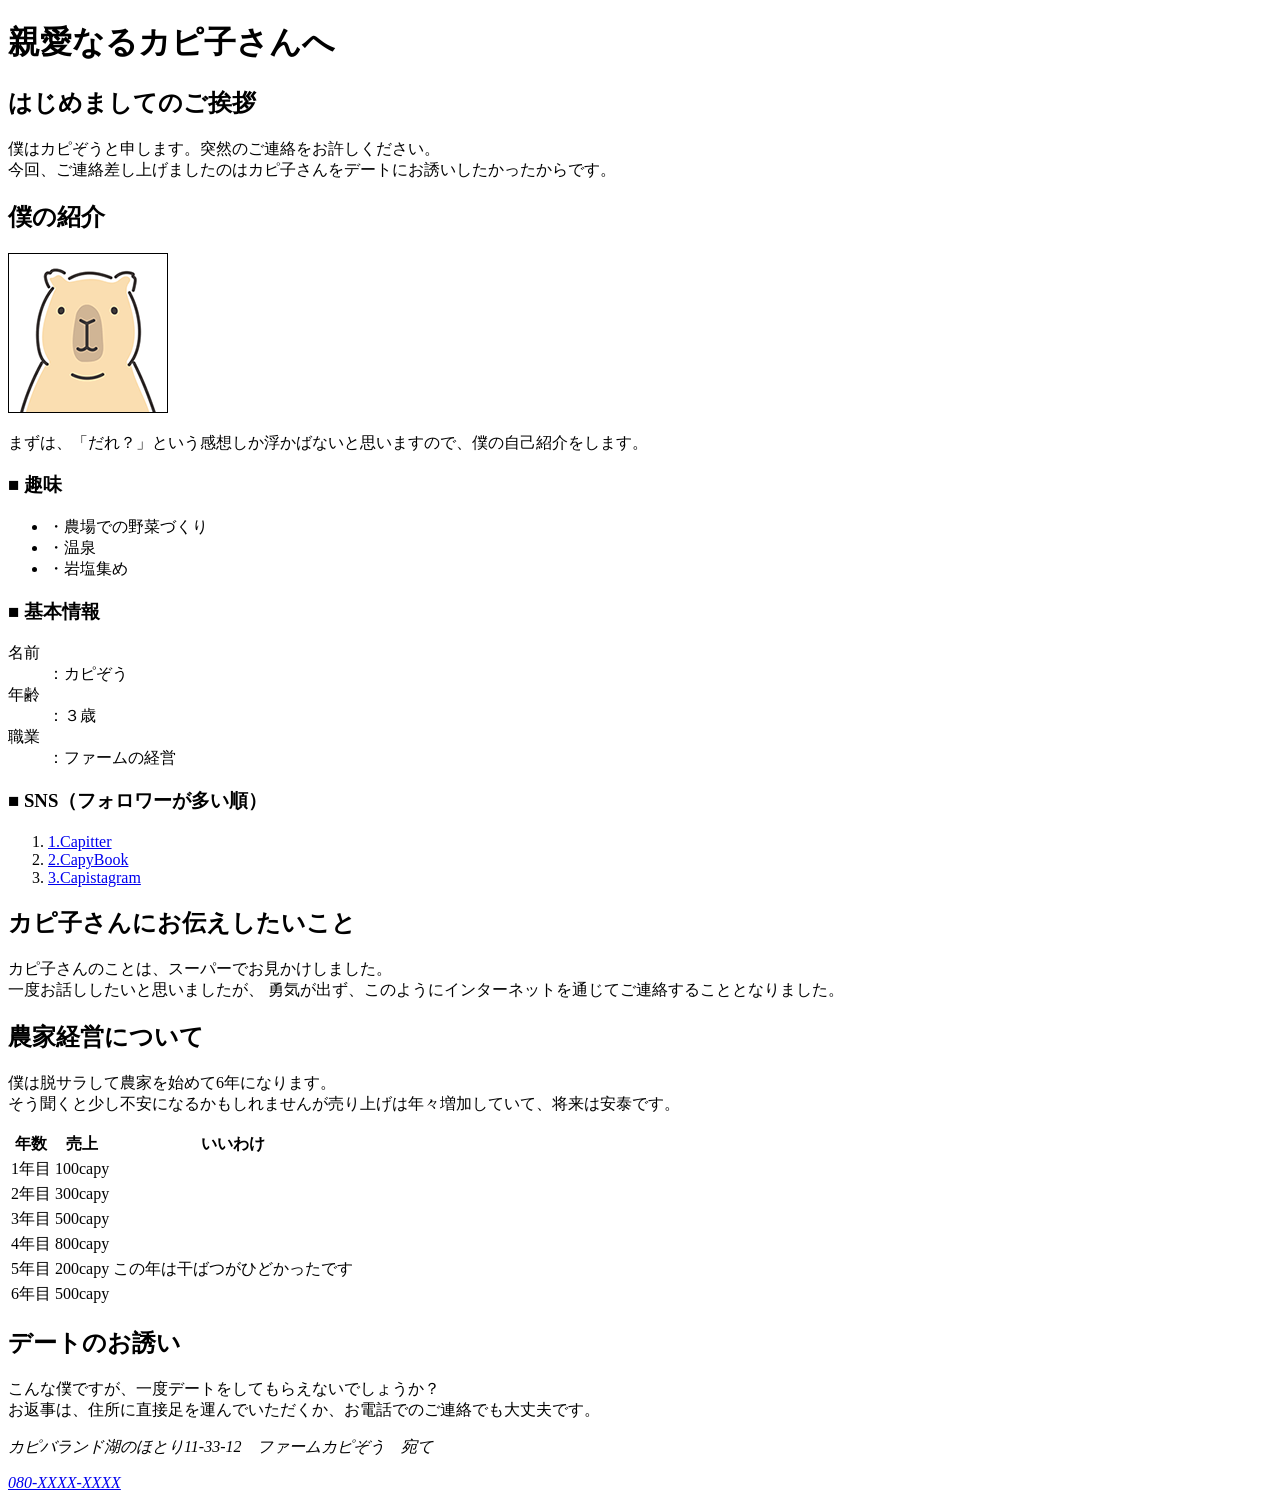
<file: src/chapter2/index.html>
<!doctype html>
<html lang="ja">
  <head>
    <meta charset="UTF-8" />
    <meta name="viewport" content="width=device-width, initial-scale=1.0" />
    <title>カピ子さんへのラブレター</title>
  </head>
  <body>
    <h1>親愛なるカピ子さんへ</h1>
    <h2>はじめましてのご挨拶</h2>
    <p>
      僕はカピぞうと申します。突然のご連絡をお許しください。<br />
      今回、ご連絡差し上げましたのはカピ子さんをデートにお誘いしたかったからです。
    </p>
    <h2>僕の紹介</h2>
    <img src="capyzou.png" alt="カピぞうの顔写真" />
    <p>
      まずは、「だれ？」という感想しか浮かばないと思いますので、僕の自己紹介をします。
    </p>
    <h3>■ 趣味</h3>
    <ul>
      <li>・農場での野菜づくり</li>
      <li>・温泉</li>
      <li>・岩塩集め</li>
    </ul>
    <h3>■ 基本情報</h3>
    <dl>
      <dt>名前</dt>
      <dd>：カピぞう</dd>
      <dt>年齢</dt>
      <dd>：３歳</dd>
      <dt>職業</dt>
      <dd>：ファームの経営</dd>
    </dl>
    <h3>■ SNS（フォロワーが多い順）</h3>
    <ol>
      <li><a href="#">1.Capitter</a></li>
      <li><a href="#">2.CapyBook</a></li>
      <li><a href="#">3.Capistagram</a></li>
    </ol>
    <h2>カピ子さんにお伝えしたいこと</h2>
    <p>
      カピ子さんのことは、スーパーでお見かけしました。<br />一度お話ししたいと思いましたが、
      勇気が出ず、このようにインターネットを通じてご連絡することとなりました。
    </p>
    <h2>農家経営について</h2>
    <p>
      僕は脱サラして農家を始めて6年になります。<br />
      そう聞くと少し不安になるかもしれませんが売り上げは年々増加していて、将来は安泰です。
    </p>
    <table>
      <thread>
        <tr>
          <th>年数</th>
          <th>売上</th>
          <th>いいわけ</th>
        </tr>
      </thread>
      <tbody>
        <tr>
          <td>1年目</td>
          <td>100capy</td>
          <td></td>
        </tr>
        <tr>
          <td>2年目</td>
          <td>300capy</td>
          <td></td>
        </tr>
        <tr>
          <td>3年目</td>
          <td>500capy</td>
          <td></td>
        </tr>
        <tr>
          <td>4年目</td>
          <td>800capy</td>
          <td></td>
        </tr>
        <tr>
          <td>5年目</td>
          <td>200capy</td>
          <td>この年は干ばつがひどかったです</td>
        </tr>
        <tr>
          <td>6年目</td>
          <td>500capy</td>
          <td></td>
        </tr>
      </tbody>
    </table>
    <h2>デートのお誘い</h2>
    <p>
      こんな僕ですが、一度デートをしてもらえないでしょうか？<br />
      お返事は、住所に直接足を運んでいただくか、お電話でのご連絡でも大丈夫です。
    </p>
    <address>
      <p>カピバランド湖のほとり11-33-12　ファームカピぞう　宛て</p>
      <p><a href="tel:080-XXXX-XXXX">080-XXXX-XXXX</a></p>
    </address>
  </body>
</html>
</file>
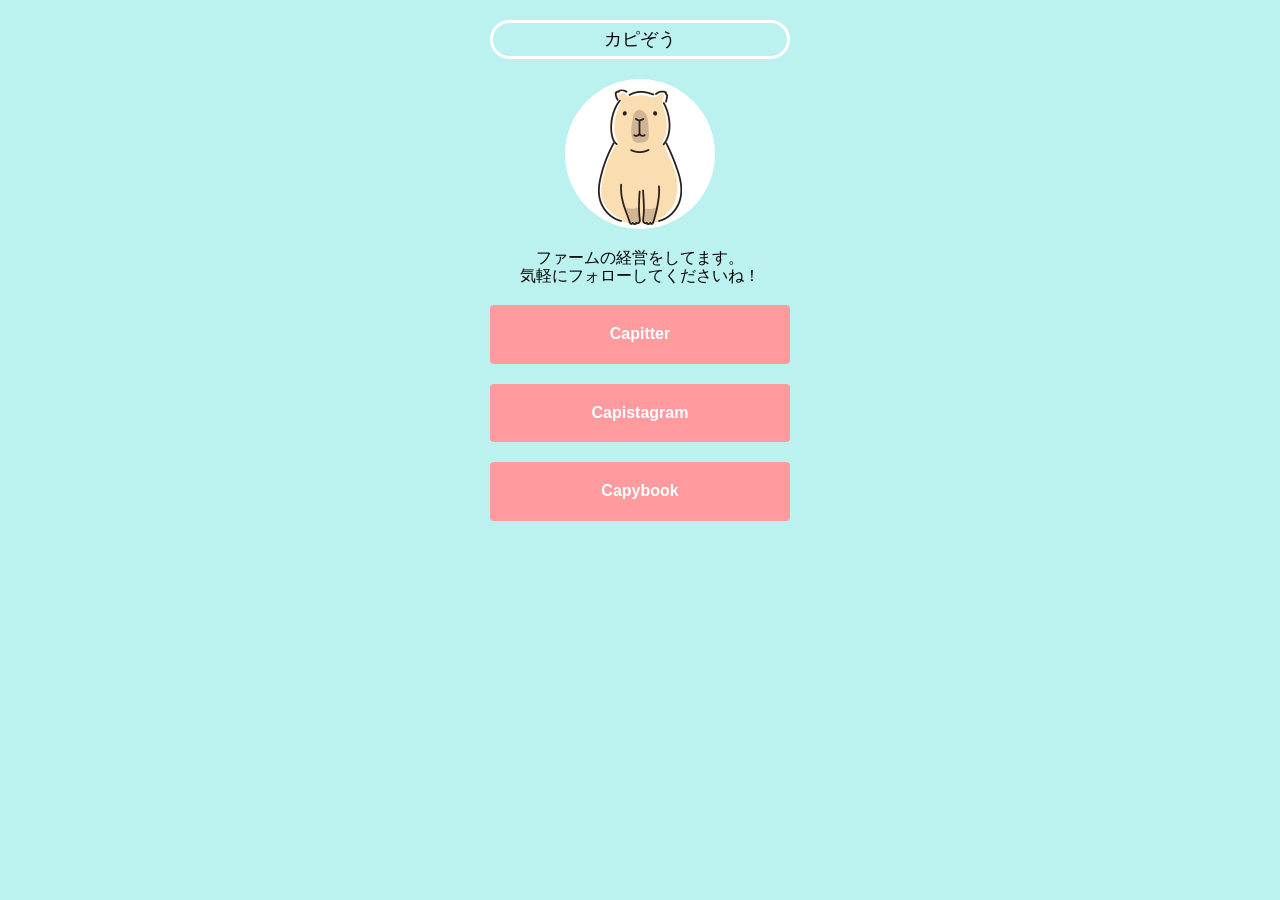
<file: src/chapter3/index.html>
<!DOCTYPE html>
<html lang="ja">
  <head>
    <meta charset="UTF-8">
    <title>カピぞうの紹介</title>
    <link rel="stylesheet" href="css/reset.css">
    <link rel="stylesheet" href="css/style.css">
  </head>
  <body>
    <h1>カピぞう</h1>
    <p>
      <img src="capyzou.png" alt="カピぞうの顔写真">
    </p>
    <p>
      ファームの経営をしてます。<br>
      気軽にフォローしてくださいね！
    </p>
    <ul>
      <li><a href="#">Capitter</a></li>
      <li><a href="#">Capistagram</a></li>
      <li><a href="#">Capybook</a></li>
    </ul>
  </body>
</html>
</file>
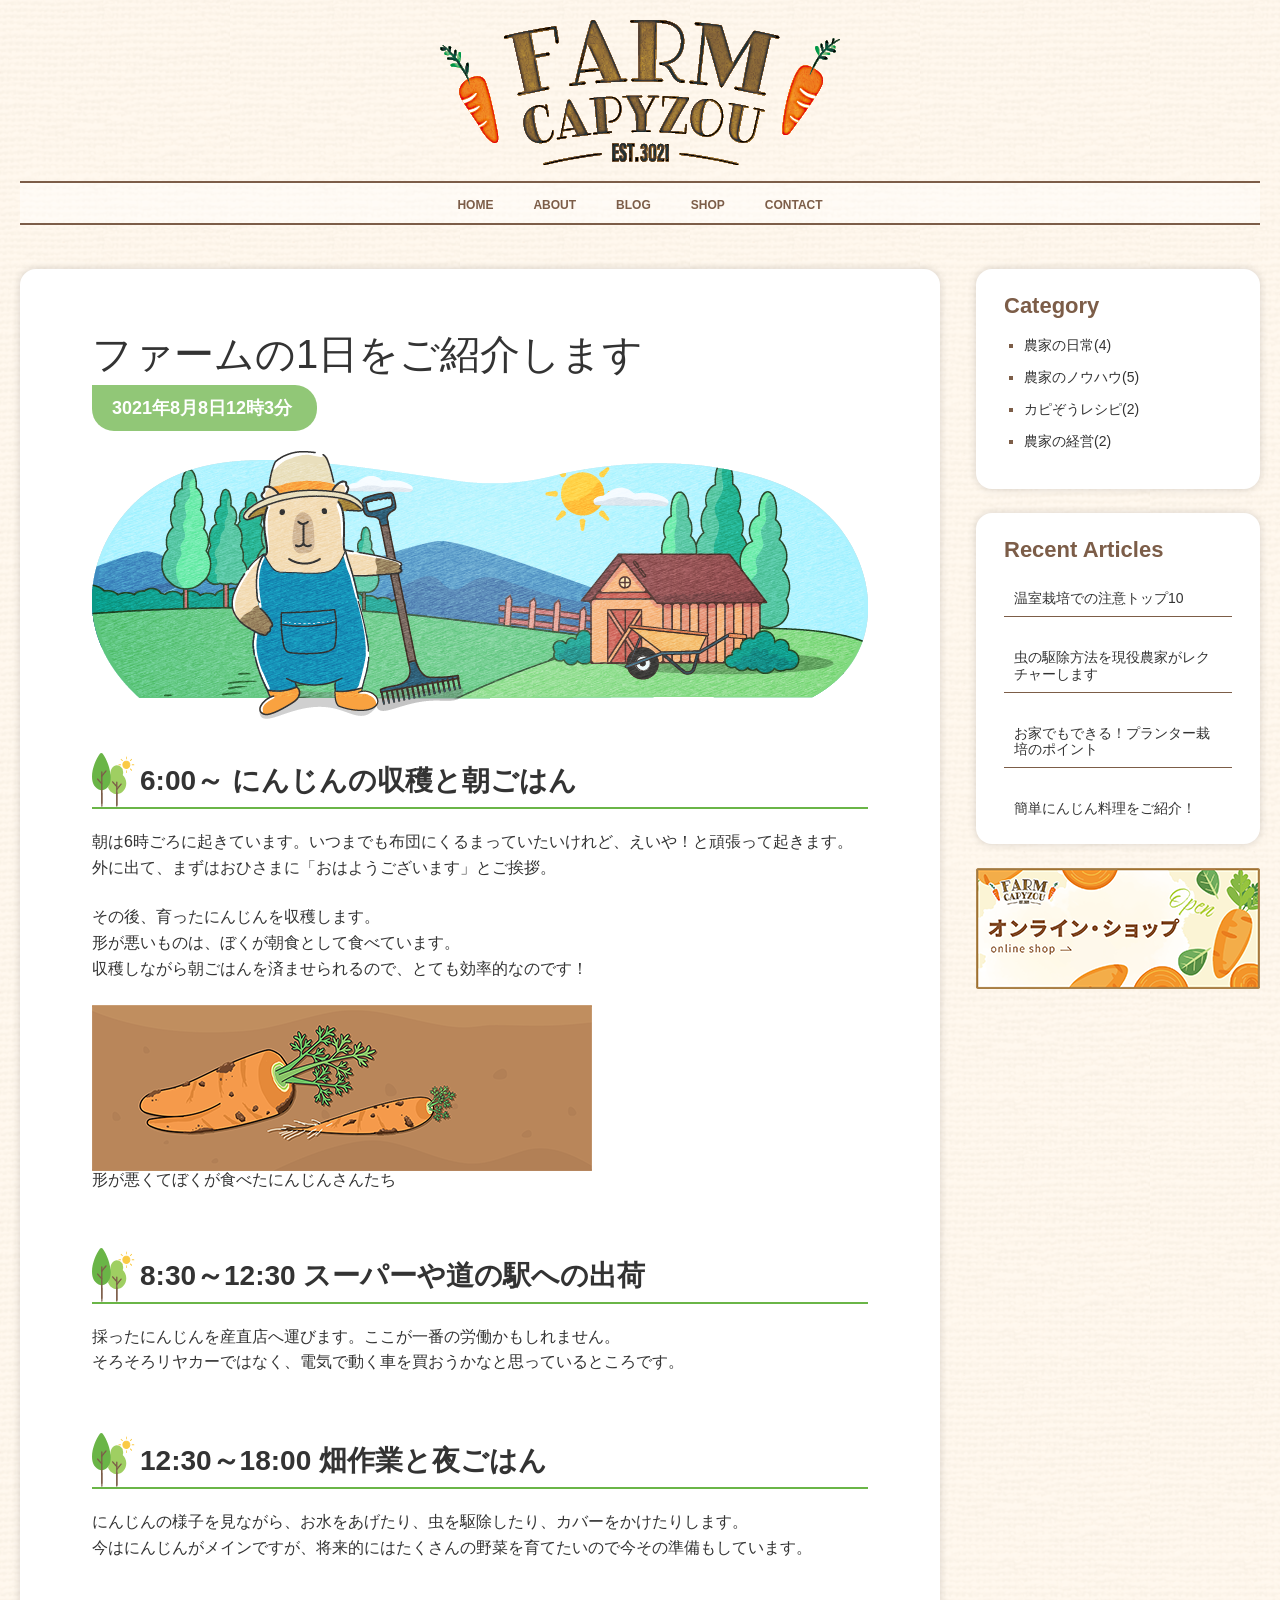
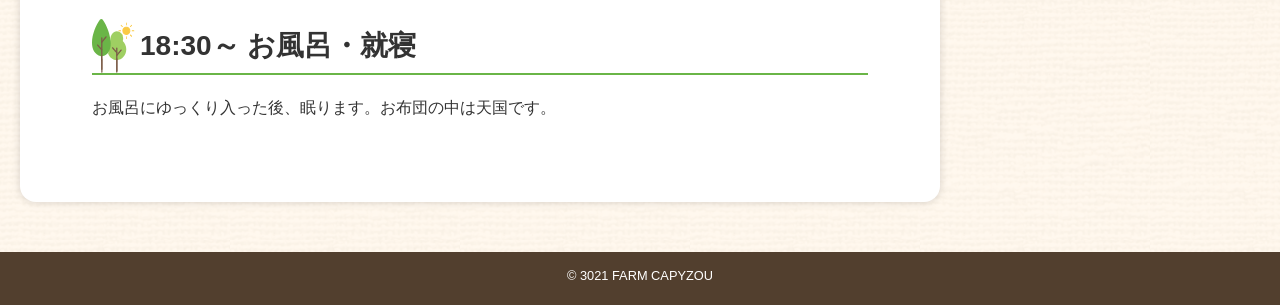
<file: src/chapter5/index.html>
<!DOCTYPE html>
<html lang="ja">
  <head>
    <meta charset="UTF-8">
    <title>FARM CAPYZOU</title>
    <link rel="stylesheet" href="css/reset.css">
    <link rel="stylesheet" href="css/style.css">
  </head>
  <body>
    <header>
      <h1><img src="images/logo.png" alt="FARM CAPYZOU"></h1>
      <nav>
        <ul>
          <li><a href="#">HOME</a></li>
          <li><a href="#">ABOUT</a></li>
          <li><a href="#">BLOG</a></li>
          <li><a href="#">SHOP</a></li>
          <li><a href="#">CONTACT</a></li>
        </ul>
      </nav>
    </header>
    <div>
      <main>
        <article>
          <h2>ファームの1日をご紹介します</h2>
          <p class="postdate">
            <time datetime="3021-08-08T12:03">
              3021年8月8日12時3分
            </time>
          </p>
          <p class="eyecatch">
            <img src="images/eyecatch.png" alt="カピぞうが農園にいる絵">
          </p>
          <section>
            <h3>6:00～ にんじんの収穫と朝ごはん</h3>
            <p>朝は6時ごろに起きています。いつまでも布団にくるまっていたいけれど、えいや！と頑張って起きます。<br>外に出て、まずはおひさまに「おはようございます」とご挨拶。</p>
            <p>
              その後、育ったにんじんを収穫します。<br>
              形が悪いものは、ぼくが朝食として食べています。<br>
              収穫しながら朝ごはんを済ませられるので、とても効率的なのです！<br>
            </p>
            <figure>
              <img src="images/carrots.png" alt="形の悪いにんじんの絵">
              <figcaption>形が悪くてぼくが食べたにんじんさんたち</figcaption>
            </figure>
          </section>
          <section>
            <h3>8:30～12:30 スーパーや道の駅への出荷</h3>
            <p>採ったにんじんを産直店へ運びます。ここが一番の労働かもしれません。<br>そろそろリヤカーではなく、電気で動く車を買おうかなと思っているところです。</p>
          </section>
          <section>
            <h3>12:30～18:00 畑作業と夜ごはん</h3>
            <p>にんじんの様子を見ながら、お水をあげたり、虫を駆除したり、カバーをかけたりします。<br>今はにんじんがメインですが、将来的にはたくさんの野菜を育てたいので今その準備もしています。</p>
          </section>
          <section>
            <h3>18:30～ お風呂・就寝</h3>
            <p>お風呂にゆっくり入った後、眠ります。お布団の中は天国です。</p>
          </section>
        </article>
      </main>
      <aside>
        <nav class="categoryNav">
          <h2>Category</h2>
          <ul>
            <li><a href="#">農家の日常(4)</a></li>
            <li><a href="#">農家のノウハウ(5)</a></li>
            <li><a href="#">カピぞうレシピ(2)</a></li>
            <li><a href="#">農家の経営(2)</a></li>
          </ul>
        </nav>
        <nav class="recentNav">
          <h2>Recent Articles</h2>
          <ul>
            <li><a href="#">温室栽培での注意トップ10</a></li>
            <li><a href="#">虫の駆除方法を現役農家がレクチャーします</a></li>
            <li><a href="#">お家でもできる！プランター栽培のポイント</a></li>
            <li><a href="#">簡単にんじん料理をご紹介！</a></li>
            <li><a href="#">農業って食べていけるの？気になる年収を大公開</a></li>
            <li><a href="#">はじめまして。カピぞうの紹介です</a></li>
          </ul>
        </nav>
      <p>
        <a href="#"><img src="images/side_banner.png" alt="オンラインショップバナー"></a>
      </p>
      </aside>
    </div>
    <footer>
    <p><small>© 3021 FARM CAPYZOU</small></p>
    </footer>
  </body>
</html>
</file>
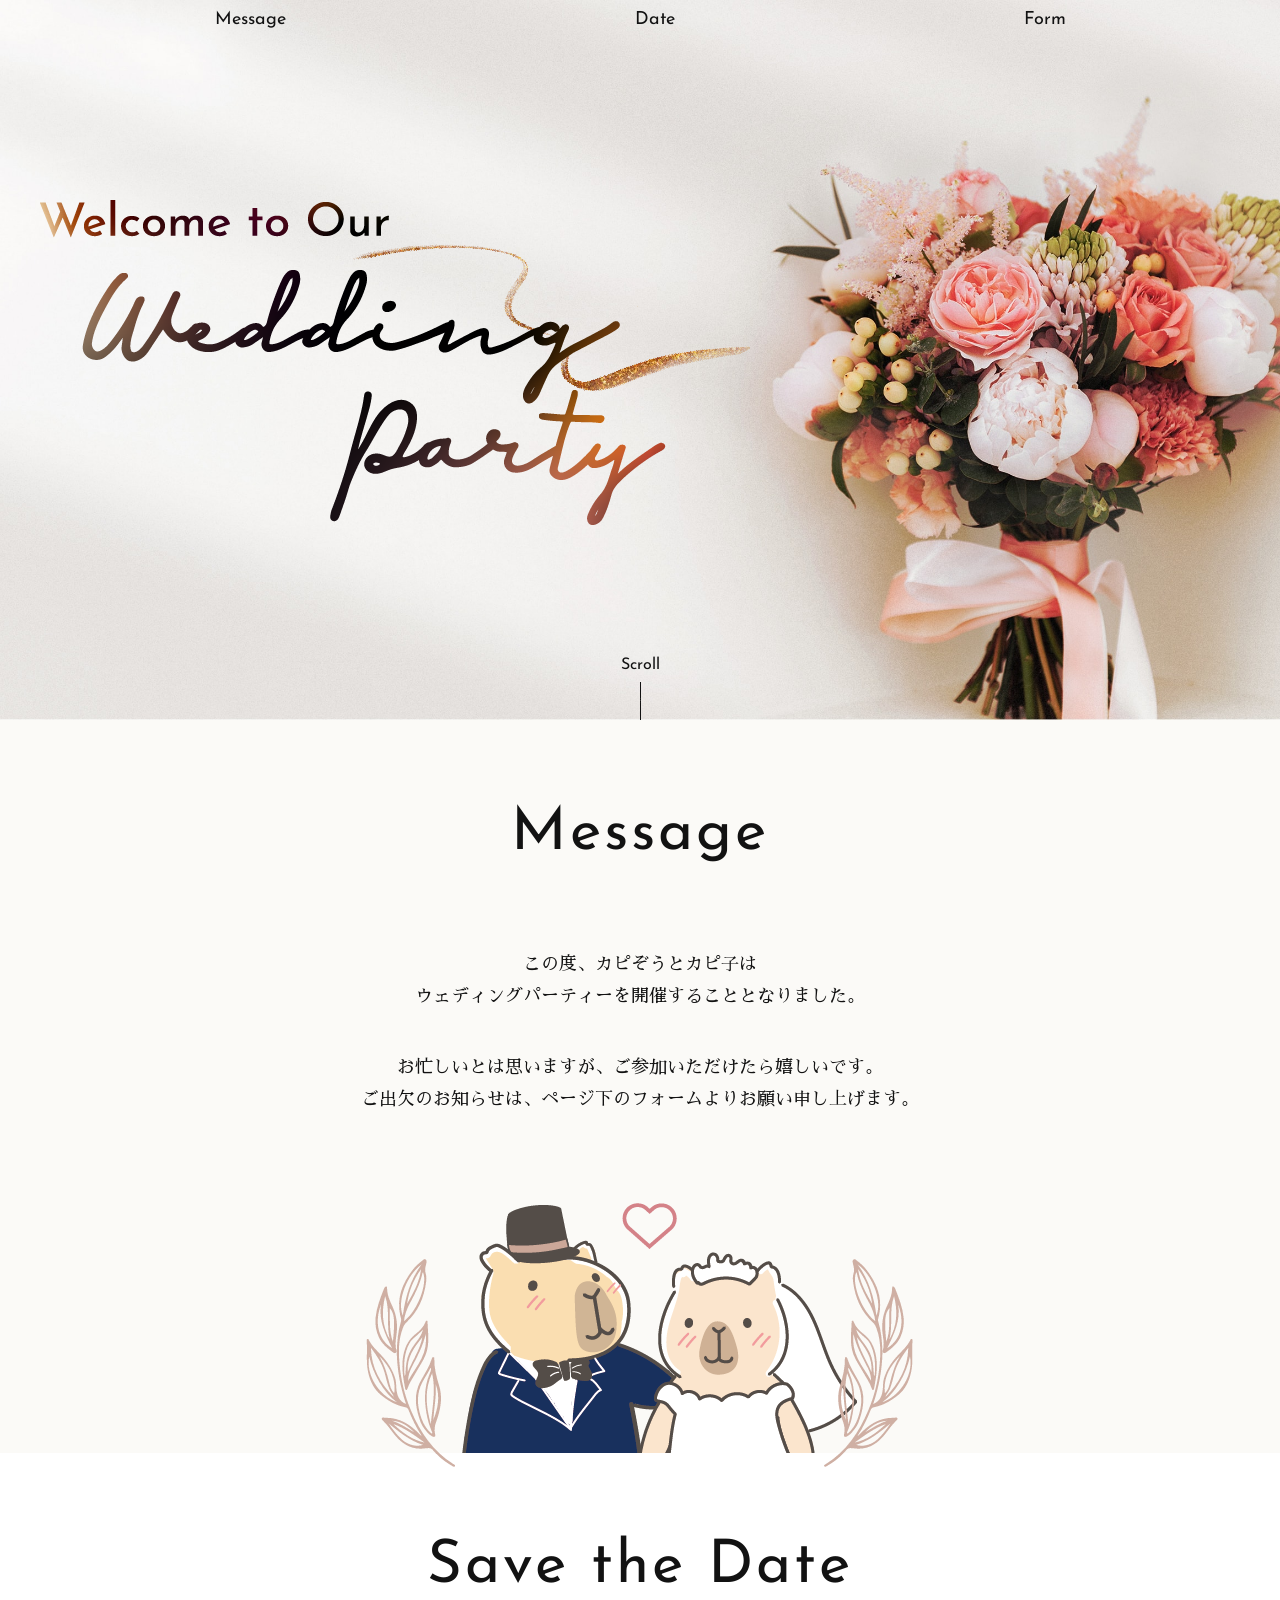
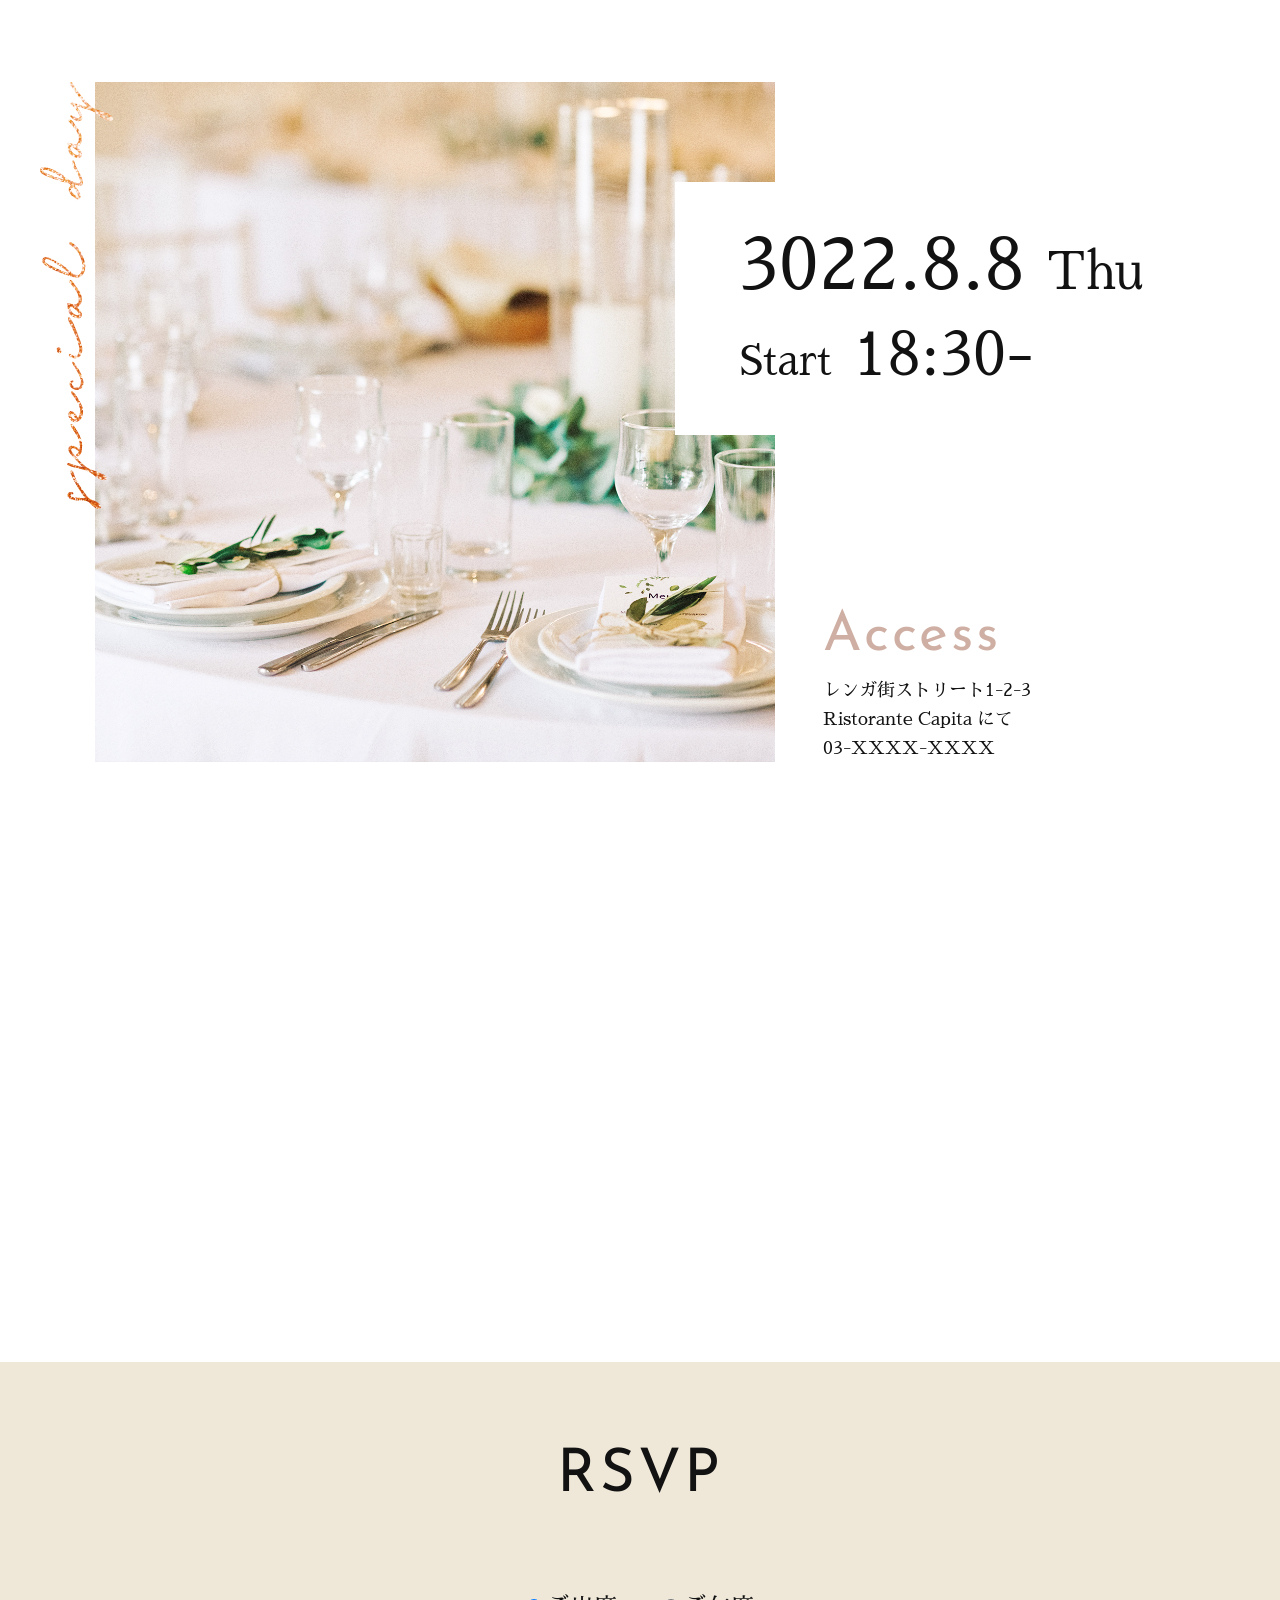
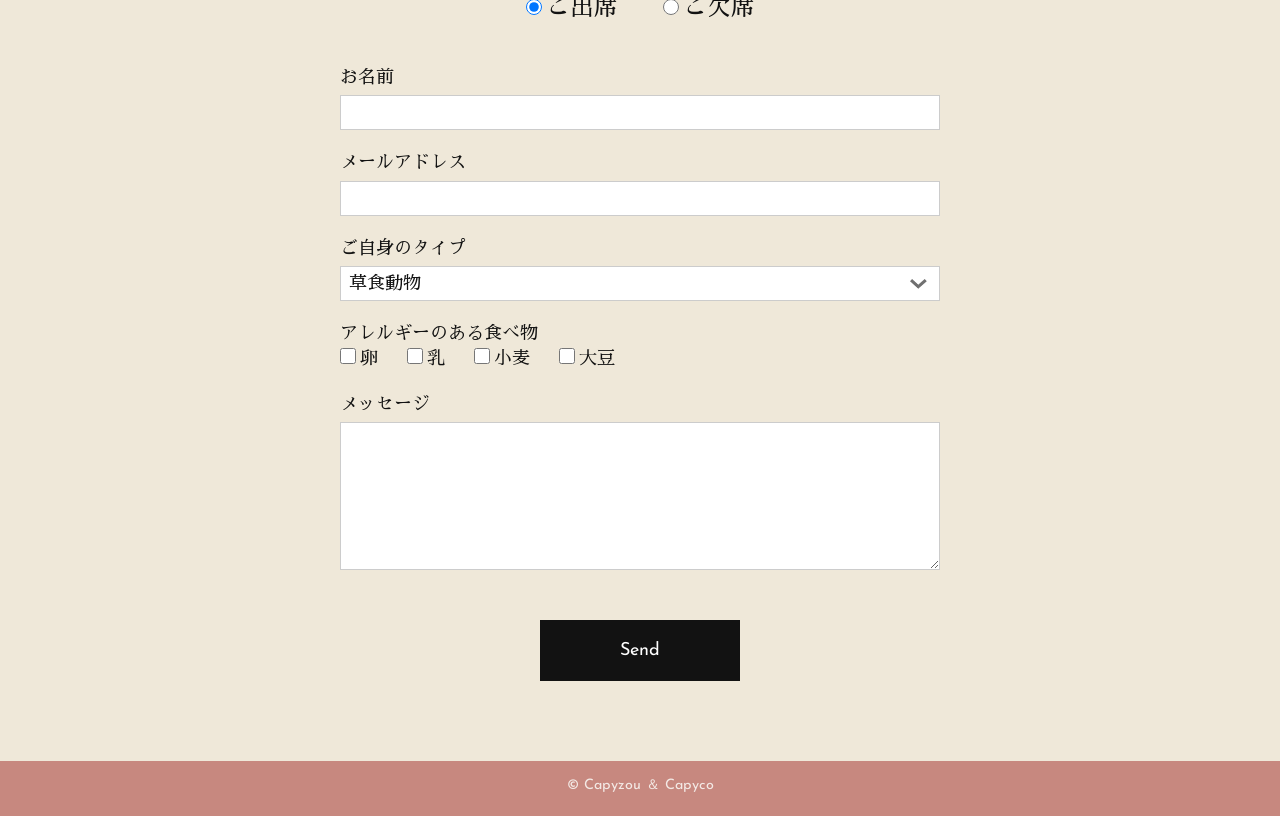
<file: sample/1st_book/10章/作業/index.html>
<!DOCTYPE html>
<html lang="ja">
  <head>
    <meta charset="UTF-8">
    <link rel="stylesheet" href="css/reset.css">
    <link rel="preconnect" href="https://fonts.gstatic.com">
    <link rel="stylesheet" href="https://fonts.googleapis.com/css2?family=Josefin+Sans&family=Sawarabi+Mincho&display=swap">
    <link rel="stylesheet" href="css/style.css">
    <title>Wedding Party Invitation</title>
  </head>
  <body>
    <header>
      <div class="innerWrap">
        <h1>
          <img src="images/hero_text.png" alt="Welcome to Our Wedding Party">
        </h1>
        <nav>
          <ul class="ffJosefin">
            <li><a href="#msgArea">Message</a></li>
            <li><a href="#dateArea">Date</a></li>
            <li><a href="#formArea">Form</a></li>
          </ul>
        </nav>
        <p class="scroll ffJosefin">Scroll<br><img src="images/bar.png" alt=""></p>
      </div>
    </header>
    <main>
      <section class="msgSec" id="msgArea">
        <div class="innerWrap">
          <h2 class="ffJosefin">Message</h2>
          <p>
            この度、カピぞうとカピ子は<br>
            ウェディングパーティーを開催することとなりました。<br>
          </p>
          <p>
            お忙しいとは思いますが、ご参加いただけたら嬉しいです。<br>
            ご出欠のお知らせは、ページ下のフォームよりお願い申し上げます。<br>
          </p>
          <p class="illust"><img src="images/message_img.png" alt="カピぞうとカピ子"></p>
        </div>
      </section>
      <section class="dateSec" id="dateArea">
        <div class="innerWrap">
          <h2 class="ffJosefin">Save the Date</h2>
          <div class="layoutWrap">
            <p><img src="images/date_img.jpg" alt=""></p>
            <div>
              <p class="dateDetailSec">
                3022.8.8 <span class="word1">Thu</span><br>
                <span class="word2">Start</span> <span class="word3">18:30-</span>
              </p>
              <section class="accessSec">
                <h3 class="ffJosefin">Access</h3>
                <p>
                  レンガ街ストリート1-2-3<br>
                  Ristorante Capita にて<br>
                  03-XXXX-XXXX<br>
                </p>
              </section>
            </div>
          </div>
        </div>
      </section>
      <section class="formSec" id="formArea">
        <div class="innerWrap">
          <h2 class="ffJosefin">RSVP</h2>
          <form action="" method="">
            <p class="attendRadio">
              <label><input type="radio" name="attend" value="ご出席" checked="checked">ご出席</label>
              <label><input type="radio" name="attend" value="ご欠席">ご欠席</label>
            </p>
            <p>
              お名前<input type="text" name="user_name">
            </p>
            <p>
              メールアドレス<input type="email" name="user_mail">
            </p>
            <p>
              ご自身のタイプ
              <select name="user_type">
                <option value="草食動物">草食動物</option>
                <option value="肉食動物">肉食動物</option>
                <option value="人間さん">人間さん</option>
              </select>
            </p>
            <p class="allergyCheck">
              アレルギーのある食べ物<br>
              <label><input type="checkbox" name="allergy" value="卵">卵</label>
              <label><input type="checkbox" name="allergy" value="乳">乳</label>
              <label><input type="checkbox" name="allergy" value="小麦">小麦</label>
              <label><input type="checkbox" name="allergy" value="大豆">大豆</label>
            </p>
            <p>
              メッセージ
              <textarea name="message"></textarea>
            </p>
            <p class="submitBtn">
              <input type="submit" value="Send" class="ffJosefin">
            </p>
          </form>
        </div>
      </section>
    </main>
    <footer class="ffJosefin">
      <p><small>© Capyzou ＆ Capyco</small></p>
    </footer>
  </body>
</html>
</file>
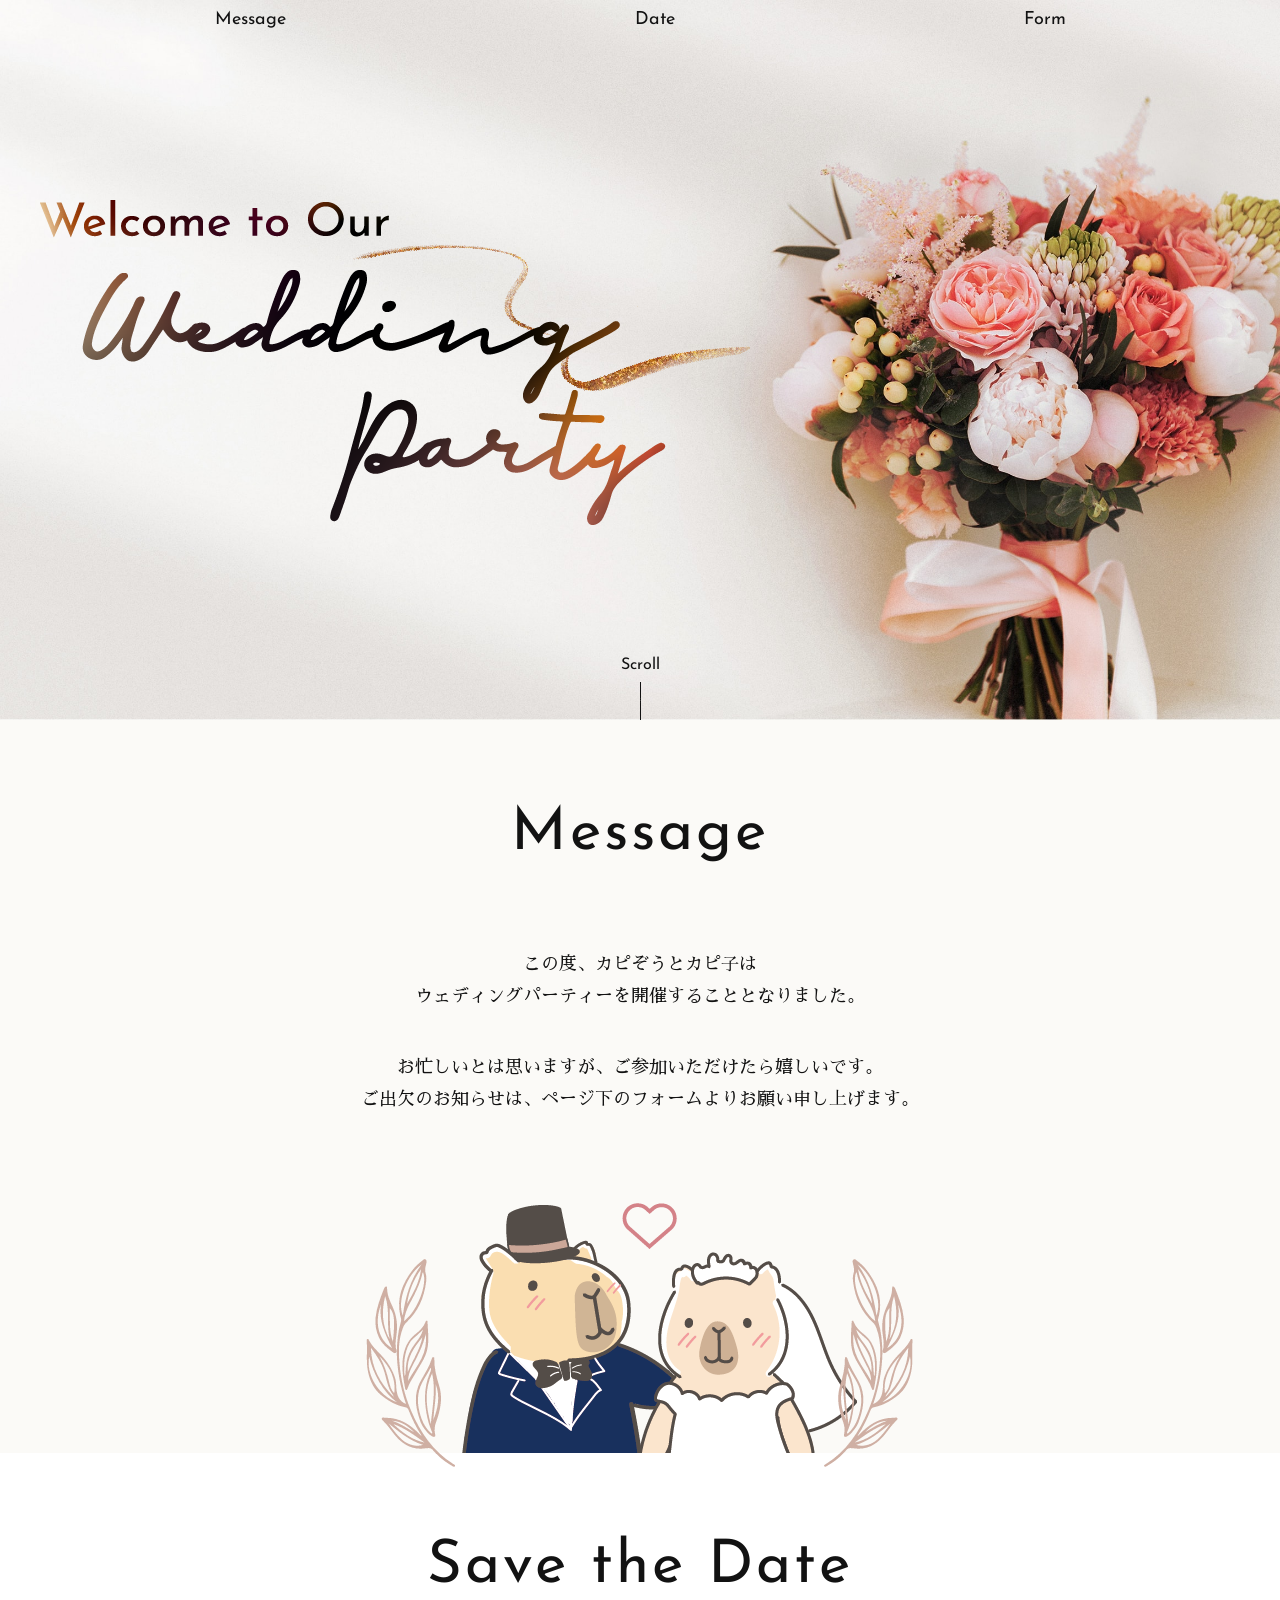
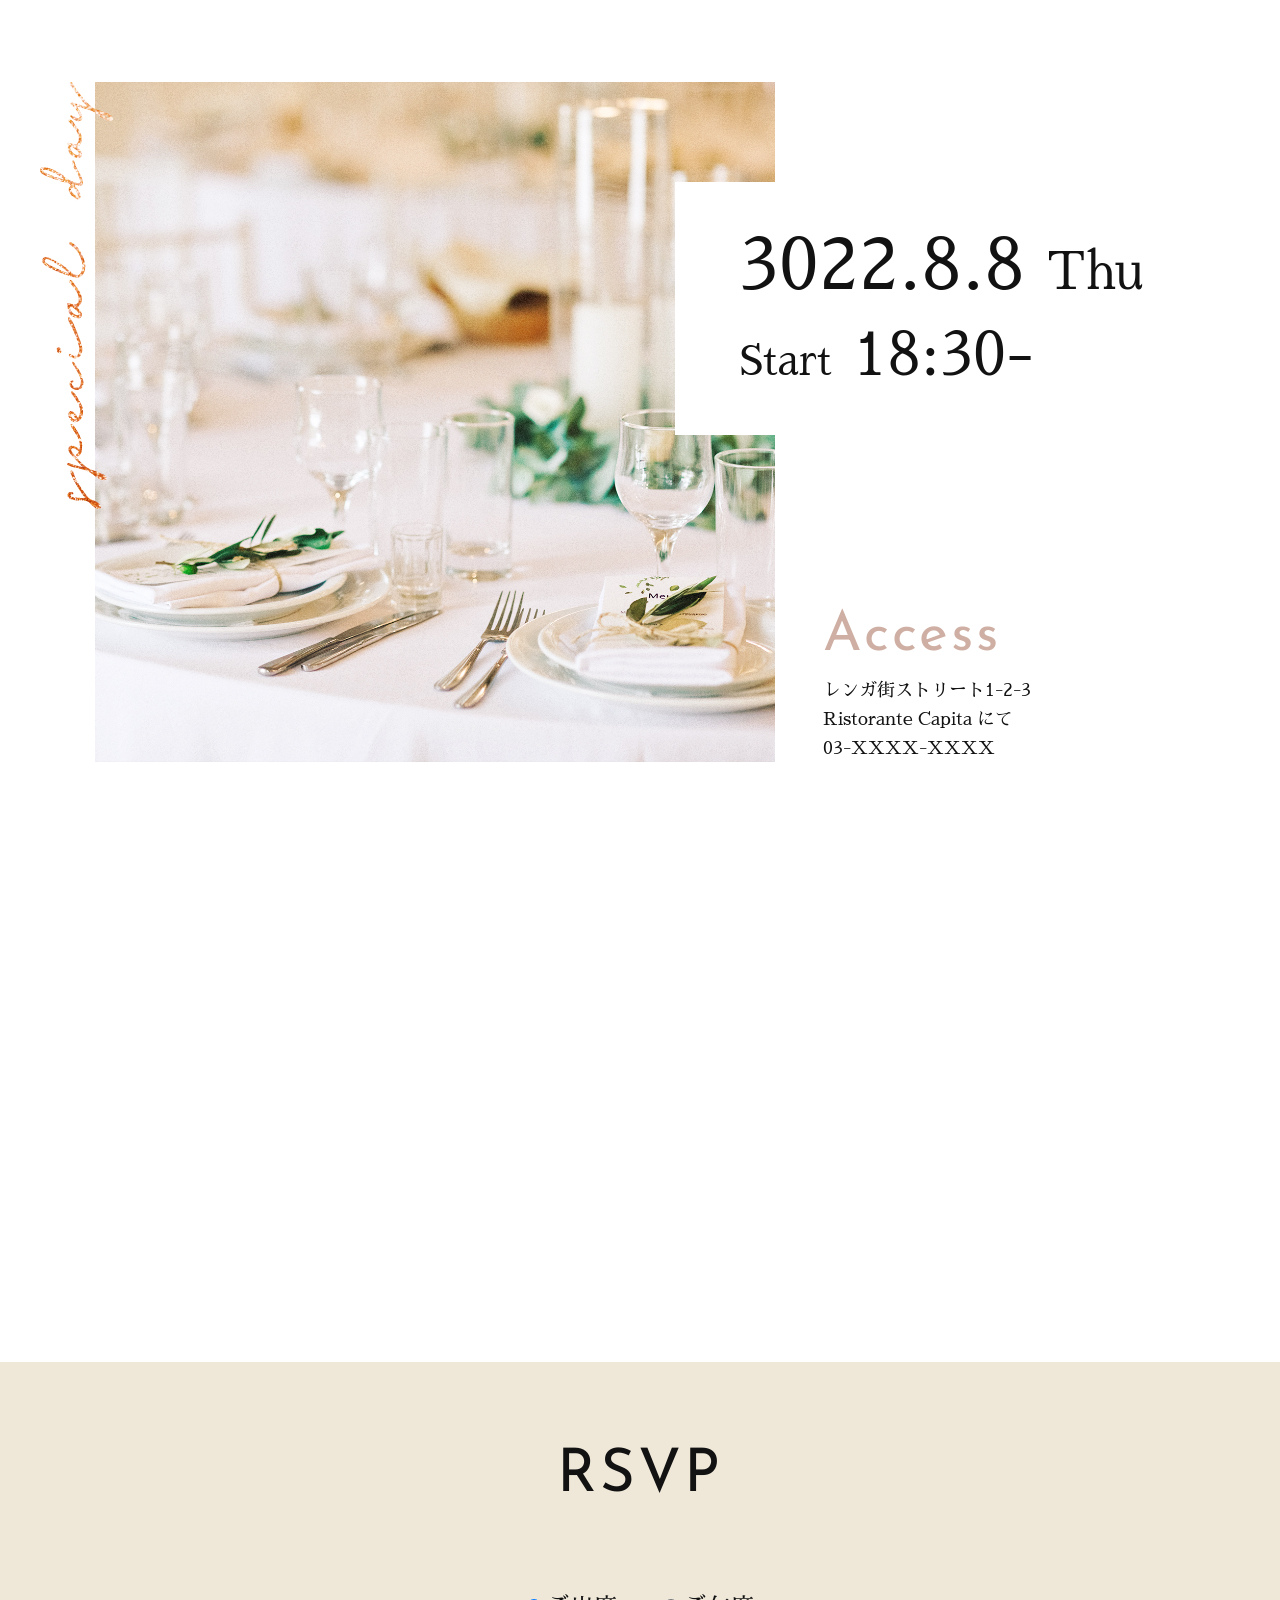
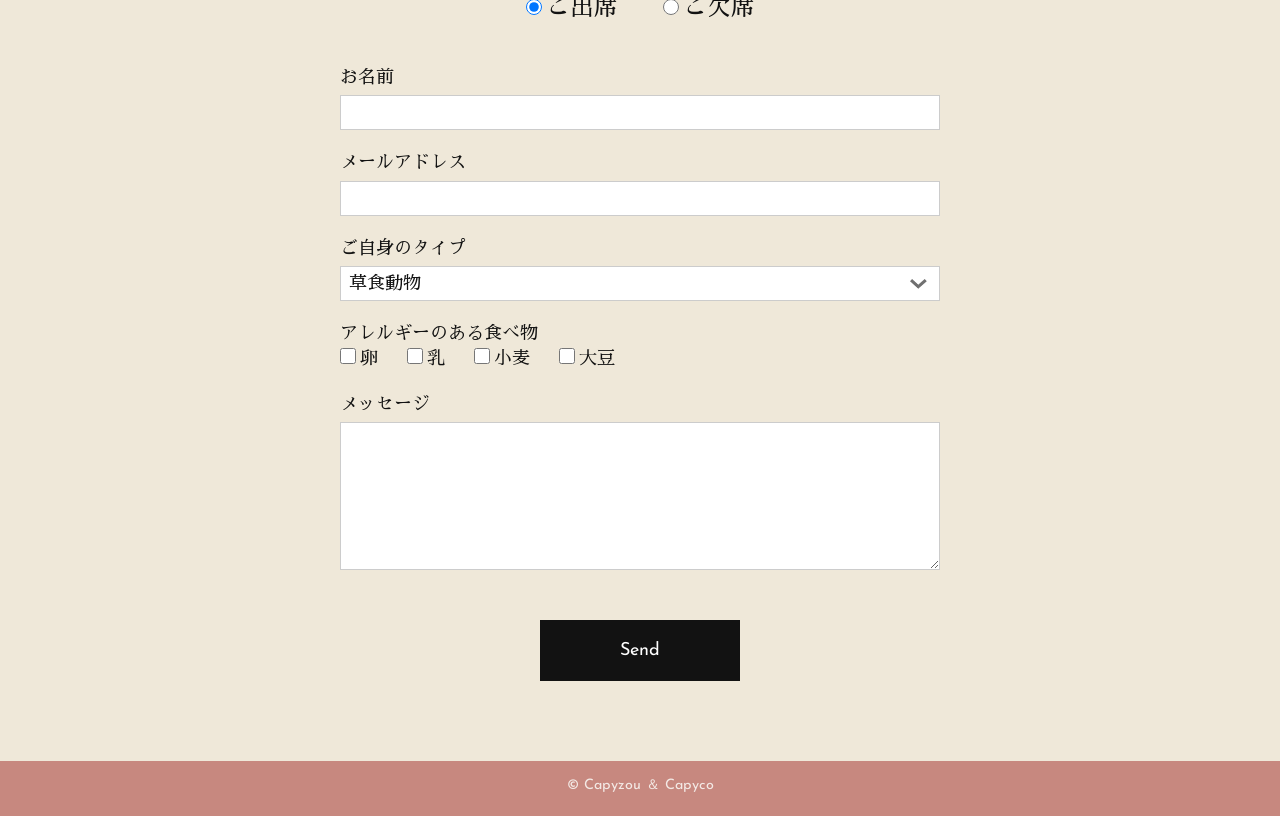
<file: sample/1st_book/10章/完成/index.html>
<!DOCTYPE html>
<html lang="ja">
  <head>
    <meta charset="UTF-8">
    <meta name="viewport" content="width=device-width,initial-scale=1">
    <link rel="stylesheet" href="css/reset.css">
    <link rel="preconnect" href="https://fonts.gstatic.com">
    <link rel="stylesheet" href="https://fonts.googleapis.com/css2?family=Josefin+Sans&family=Sawarabi+Mincho&display=swap">
    <link rel="stylesheet" href="css/style.css">
    <title>Wedding Party Invitation</title>
  </head>
  <body>
    <header>
      <div class="innerWrap">
        <h1>
          <img 
          src="images/hero_text.png" 
          srcset="images/hero_text.png 1x,images/hero_text@2x.png 2x" 
          alt="Welcome to Our Wedding Party">
        </h1>
        <nav>
          <ul class="ffJosefin">
            <li><a href="#msgArea">Message</a></li>
            <li><a href="#dateArea">Date</a></li>
            <li><a href="#formArea">Form</a></li>
          </ul>
        </nav>
        <p class="scroll ffJosefin">Scroll<br><img src="images/bar.png" alt=""></p>
      </div>
    </header>
    <main>
      <section class="msgSec" id="msgArea">
        <div class="innerWrap">
          <h2 class="ffJosefin">Message</h2>
          <p>
            この度、カピぞうとカピ子は<br>
            ウェディングパーティーを開催することとなりました。<br>
          </p>
          <p>
            お忙しいとは思いますが、ご参加いただけたら嬉しいです。<br>
            ご出欠のお知らせは、ページ下のフォームよりお願い申し上げます。<br>
          </p>
          <p class="illust"><img src="images/message_img.png" srcset="images/message_img.png 1x,images/message_img@2x.png 2x" alt="カピぞうとカピ子"></p>
        </div>
      </section>
      <section class="dateSec" id="dateArea">
        <div class="innerWrap">
          <h2 class="ffJosefin">Save the Date</h2>
          <div class="layoutWrap">
            <p><img src="images/date_img.jpg" srcset="images/date_img.jpg 1x,images/date_img@2x.jpg 2x"></p>
            <div>
              <p class="dateDetailSec">
                3022.8.8 <span class="word1">Thu</span><br>
                <span class="word2">Start</span> <span class="word3">18:30-</span>
              </p>
              <section class="accessSec">
                <h3 class="ffJosefin">Access</h3>
                <p>
                  レンガ街ストリート1-2-3<br>
                  Ristorante Capita にて<br>
                  03-XXXX-XXXX<br>
                </p>
              </section>
            </div>
          </div>
        </div>
      </section>
      <section class="formSec" id="formArea">
        <div class="innerWrap">
          <h2 class="ffJosefin">RSVP</h2>
          <form action="" method="">
            <p class="attendRadio">
              <label><input type="radio" name="attend" value="ご出席" checked="checked">ご出席</label>
              <label><input type="radio" name="attend" value="ご欠席">ご欠席</label>
            </p>
            <p>
              お名前<input type="text" name="user_name">
            </p>
            <p>
              メールアドレス<input type="email" name="user_mail">
            </p>
            <p>
              ご自身のタイプ
              <select name="user_type">
                <option value="草食動物">草食動物</option>
                <option value="肉食動物">肉食動物</option>
                <option value="人間さん">人間さん</option>
              </select>
            </p>
            <p class="allergyCheck">
              アレルギーのある食べ物<br>
              <label><input type="checkbox" name="allergy" value="卵">卵</label>
              <label><input type="checkbox" name="allergy" value="乳">乳</label>
              <label><input type="checkbox" name="allergy" value="小麦">小麦</label>
              <label><input type="checkbox" name="allergy" value="大豆">大豆</label>
            </p>
            <p>
              メッセージ
              <textarea name="message"></textarea>
            </p>
            <p class="submitBtn">
              <input type="submit" value="Send" class="ffJosefin">
            </p>
          </form>
        </div>
      </section>
    </main>
    <footer class="ffJosefin">
      <p><small>© Capyzou ＆ Capyco</small></p>
    </footer>
  </body>
</html>
</file>
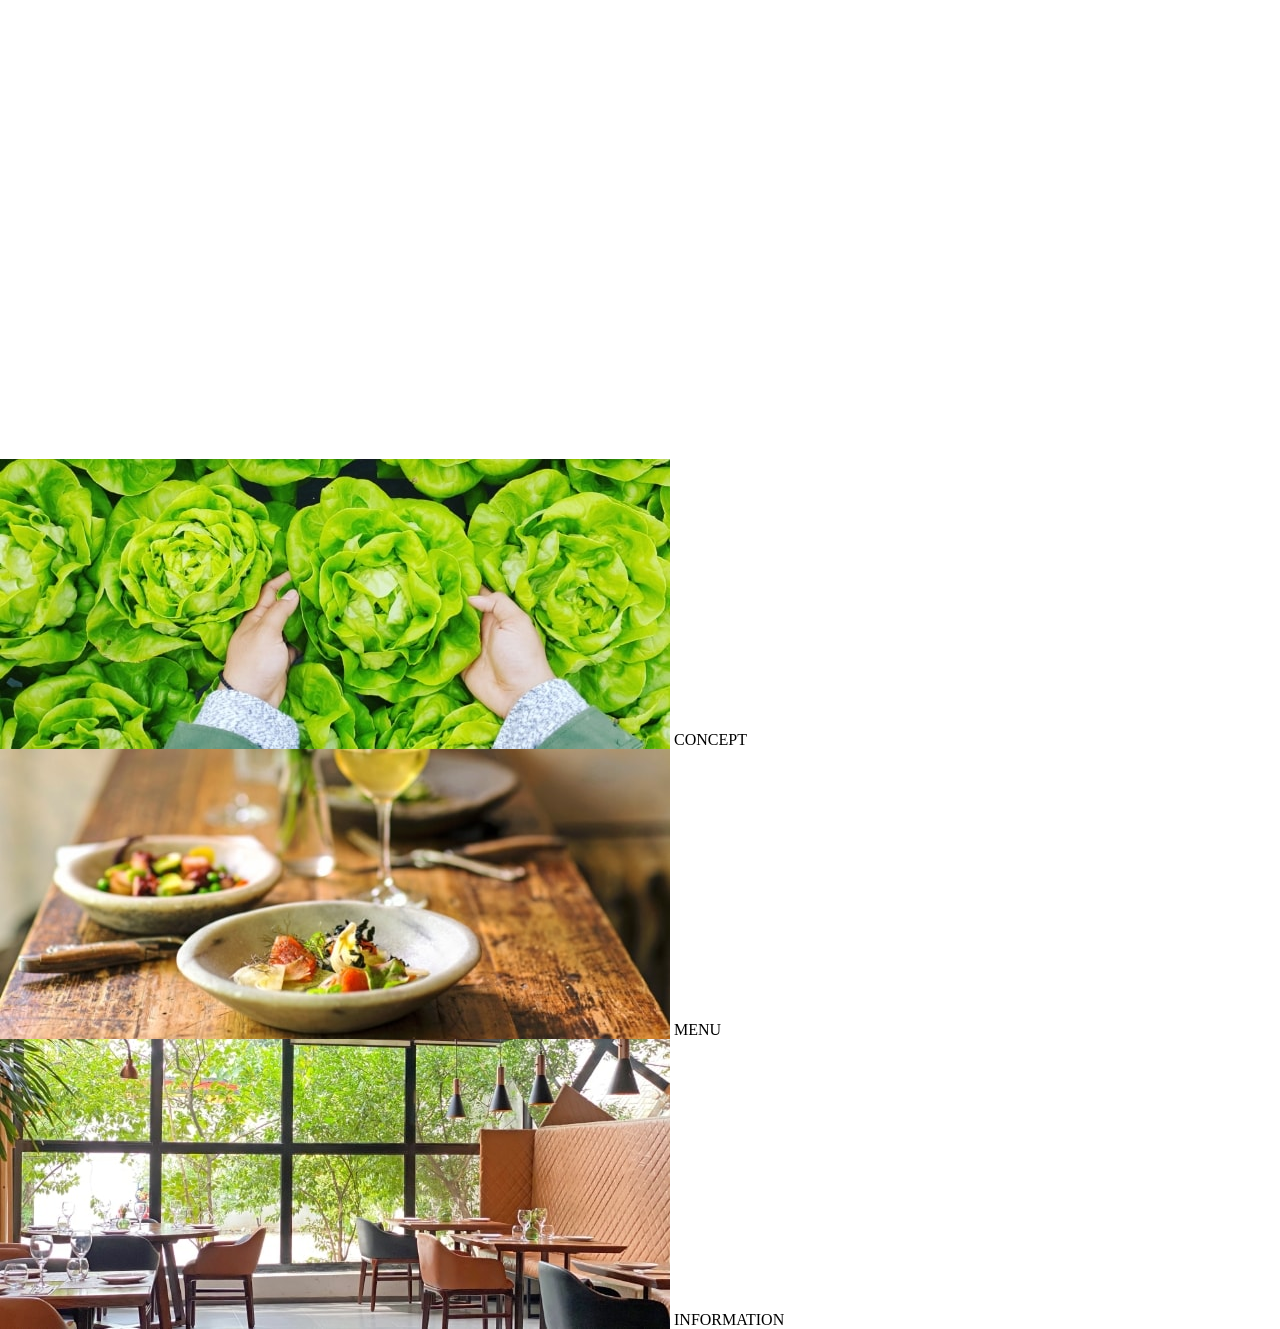
<file: sample/1st_book/12章/作業/index.html>
<!DOCTYPE html>
<html lang="ja">
  <head>
    <meta charset="UTF-8">
    <meta name="viewport" content="width=device-width,initial-scale=1">
    <link rel="stylesheet" href="css/reset.css">
    <link rel="preconnect" href="https://fonts.gstatic.com">
    <link rel="stylesheet" href="https://fonts.googleapis.com/css2?family=Catamaran:wght@400;700&family=Noto+Sans+JP:wght@400;700&display=swap">
    <link rel="stylesheet" href="css/style.css">
    <title>Harvest Restaurant</title>
  </head>
  <body class="topPage">
    <header>
      <h1>
        <img src="images/top_logo.svg" alt="Harvest Restaurant">
      </h1>
    </header>
    <main>
      <ul class="linkList">
        <li>
          <a href="concept.html">
            <img src="images/top_ph01.jpg" alt="">
            <span>CONCEPT</span>
          </a>
        </li>
        <li>
          <a href="menu.html">
            <img src="images/top_ph02.jpg" alt="">
            <span>MENU</span>
          </a>
        </li>
        <li>
          <a href="info.html">
            <img src="images/top_ph03.jpg" alt="">
            <span>INFORMATION</span>
          </a>
        </li>
      </ul>
    </main>
  </body>
</html>
</file>
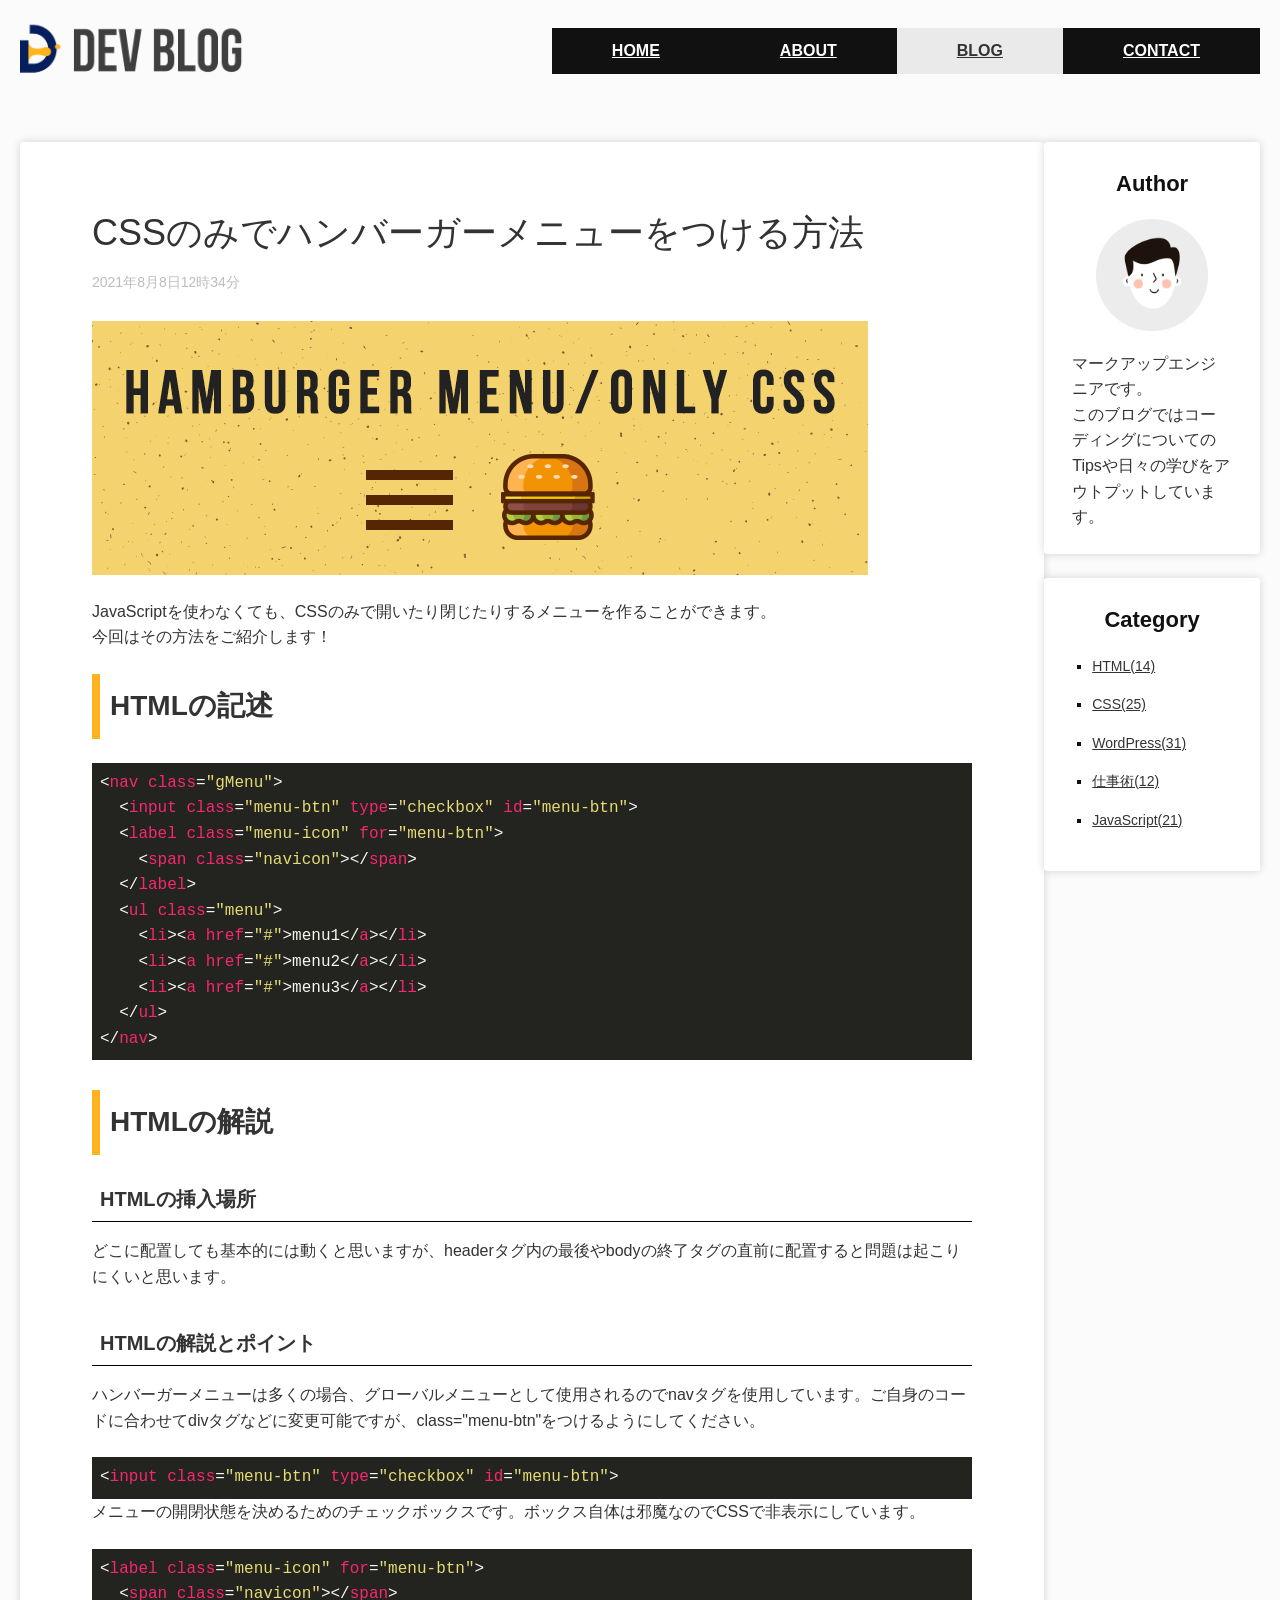
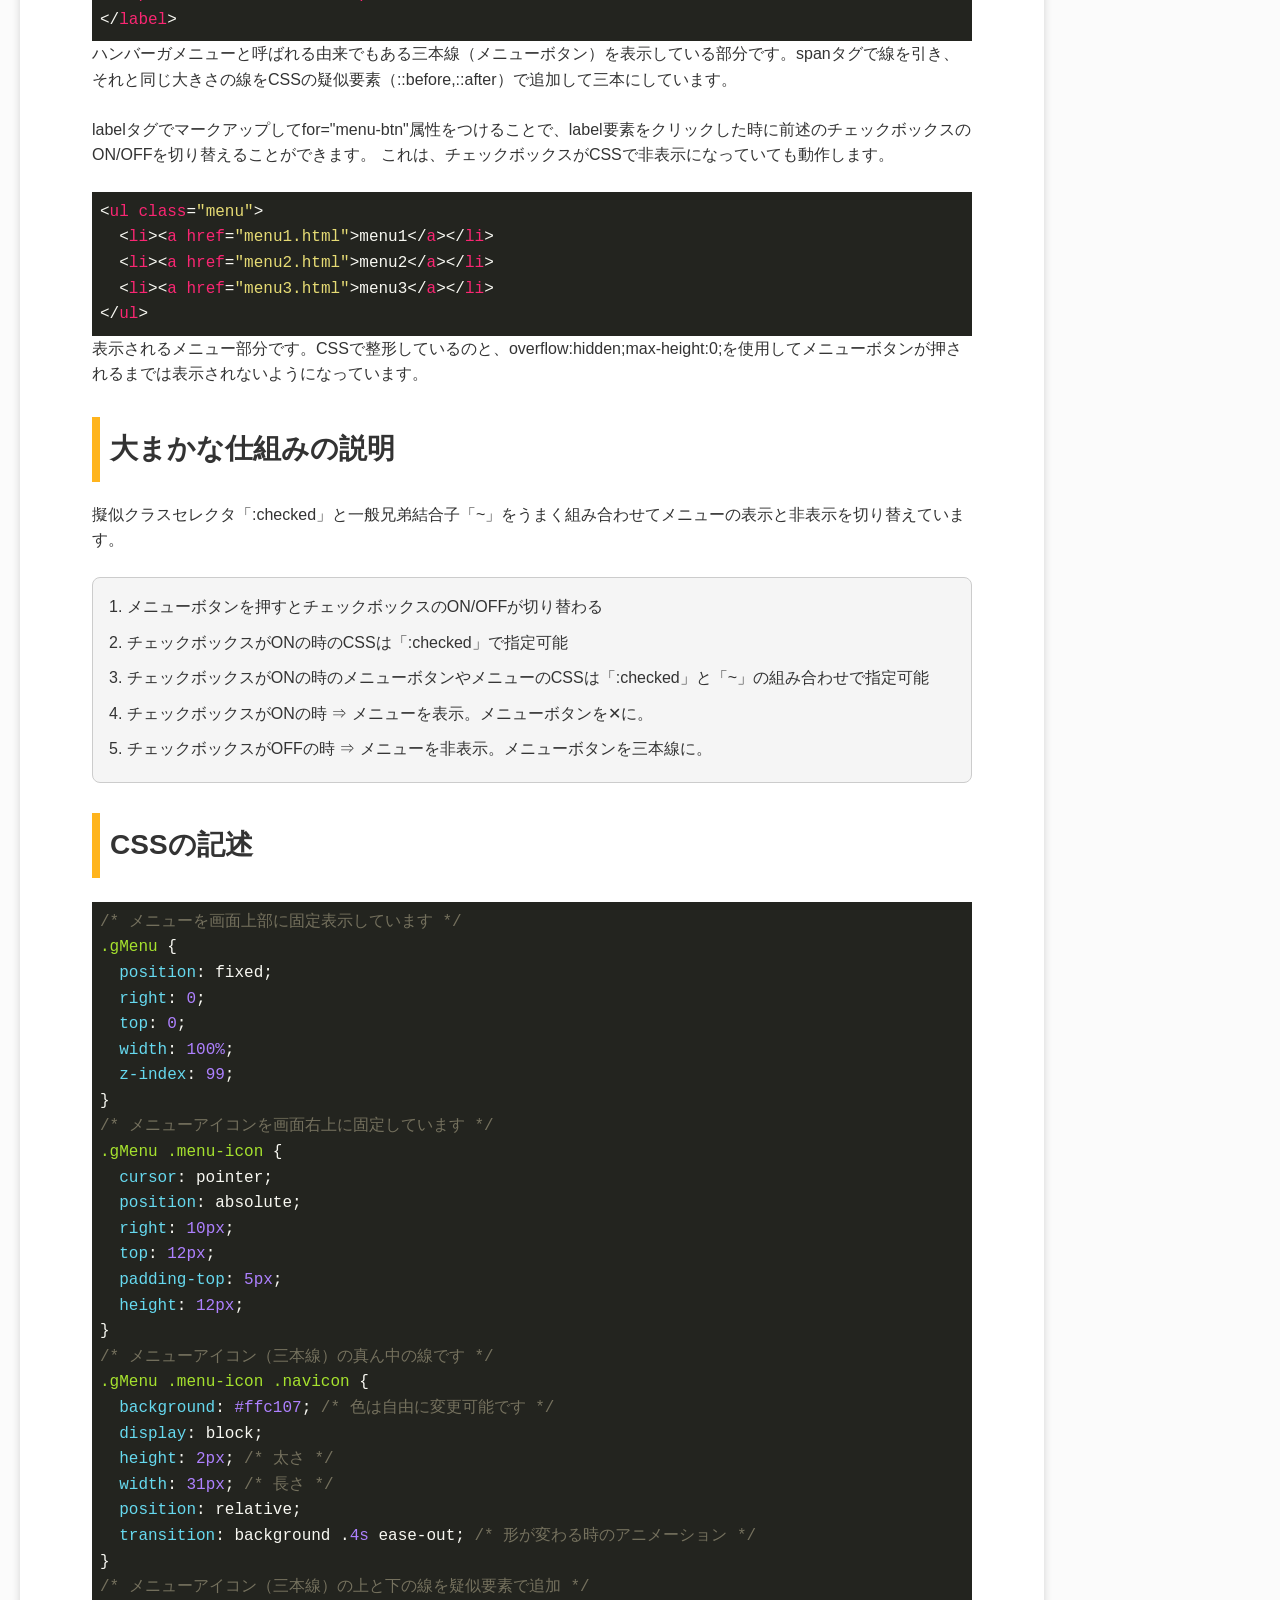
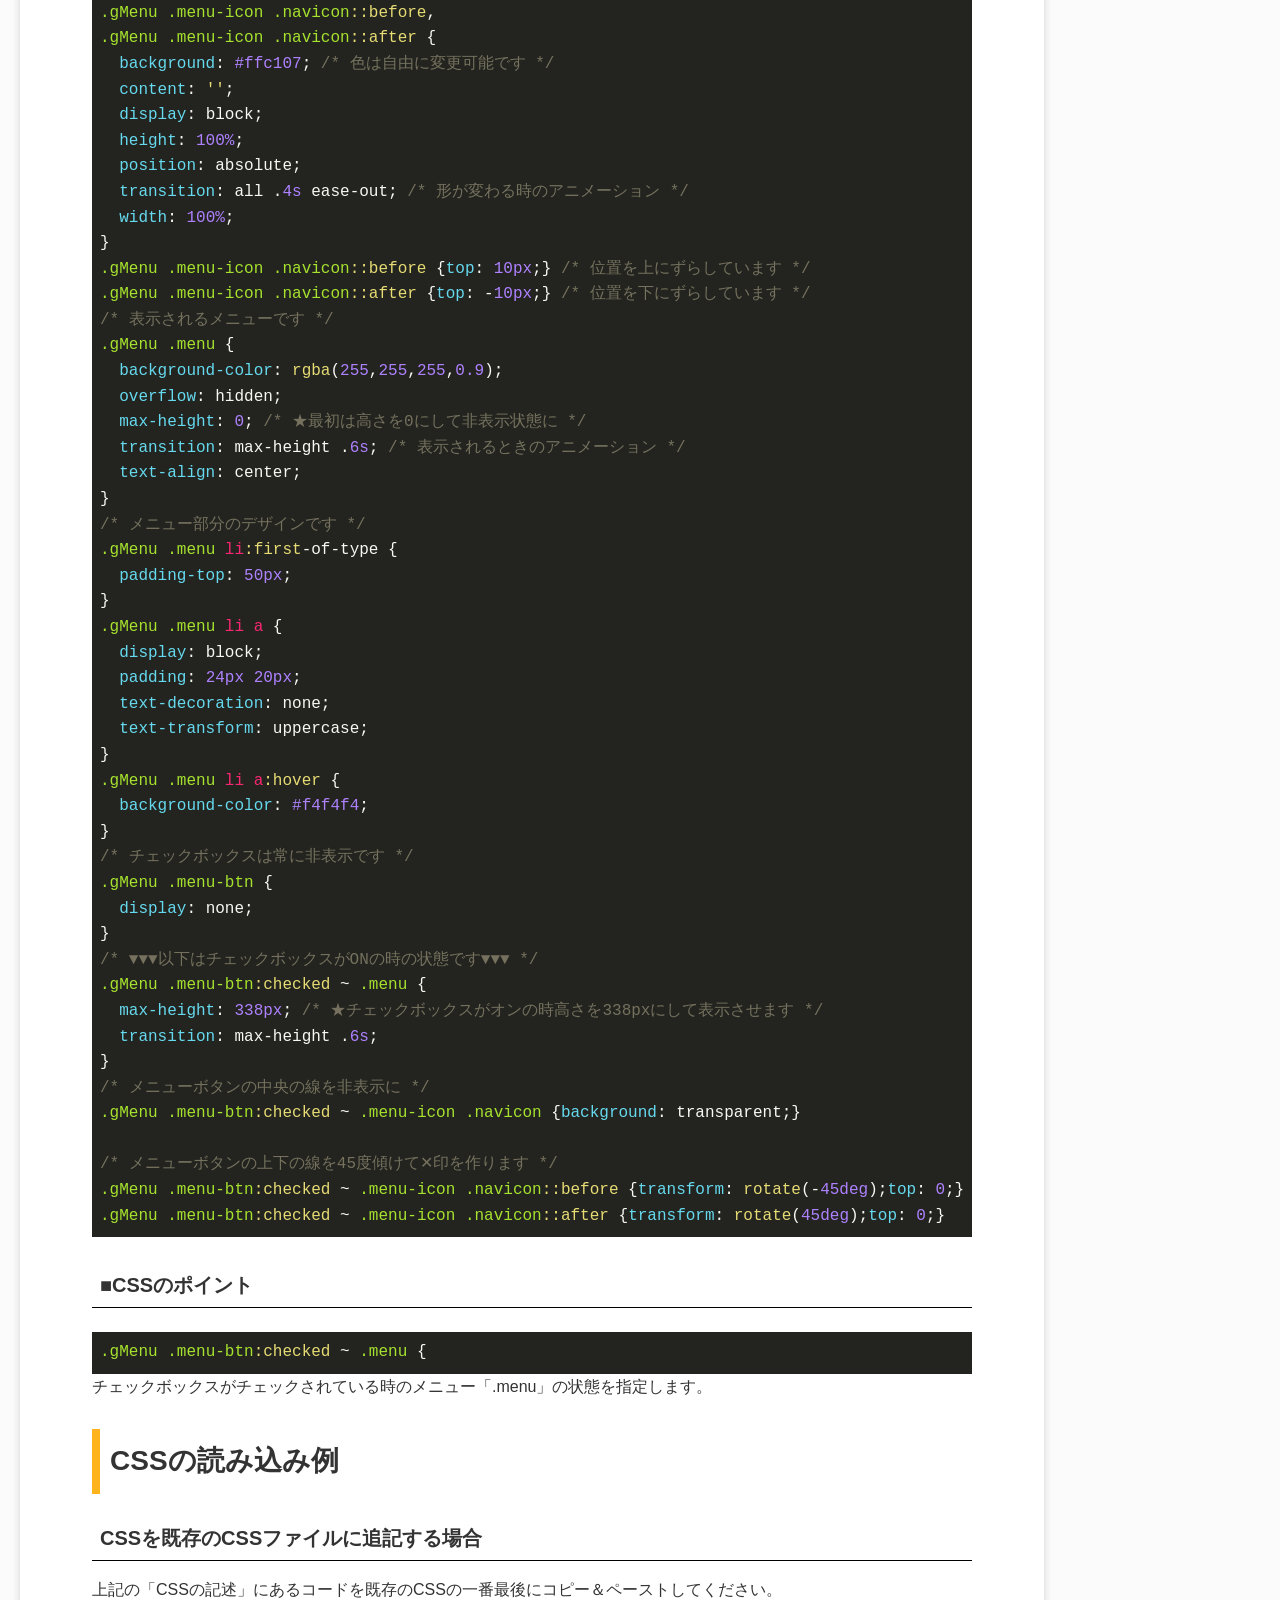
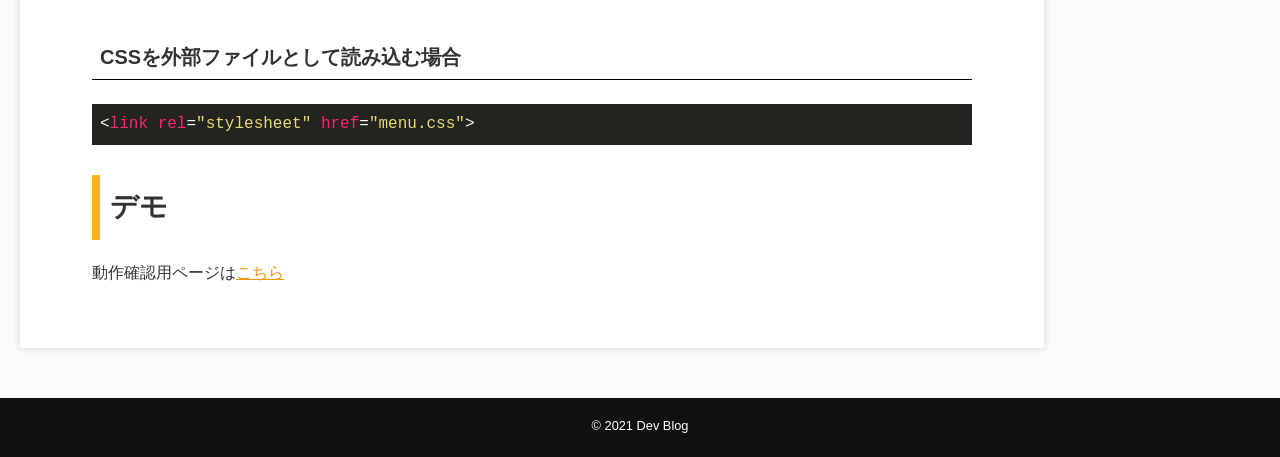
<file: sample/1st_book/14章/リファレンス/index.html>
<!DOCTYPE html>
<html lang="ja">
  <head>
    <meta charset="UTF-8">
    <link rel="stylesheet" href="css/reset.css">
    <link rel="stylesheet" href="css/style.css">
    <!-- <link rel="stylesheet" href="styles/tomorrow-night-eighties.css"> -->
    <link rel="stylesheet" href="js/styles/monokai-sublime.css">
    <script src="js/highlight.js"></script>
    <script>hljs.highlightAll();</script>
    <title>CSSのみでハンバーガーメニューをつける方法 | Dev Blog</title>
  </head>
  <body>
    <header>
      <h1><img src="images/logo.png" alt="Dev Blog"></h1>
      <nav>
        <ul>
          <li><a href="#">HOME</a></li>
          <li><a href="#">ABOUT</a></li>
          <li class="current"><a href="#">BLOG</a></li>
          <li><a href="#">CONTACT</a></li>
        </ul>
      </nav>
    </header>
    <div>
      <main>
        <article>
          <h2>CSSのみでハンバーガーメニューをつける方法</h2>
          <p class="postdate">
            <time datetime="2021-xx-xxT21:03">
              2021年8月8日12時34分
            </time>
          </p>
          <p class="eyecatch">
            <img src="images/eyecatch.png" alt="CSSだけでハンバーガーメニューの実装">
          </p>
          <section>
            <p>JavaScriptを使わなくても、CSSのみで開いたり閉じたりするメニューを作ることができます。<br>
            今回はその方法をご紹介します！</p>
            <h3>HTMLの記述</h3>
            <p>
<pre><code class="html">&lt;nav class="gMenu"&gt;
  &lt;input class="menu-btn" type="checkbox" id="menu-btn"&gt;
  &lt;label class="menu-icon" for="menu-btn"&gt;
    &lt;span class="navicon"&gt;&lt;/span&gt;
  &lt;/label&gt;
  &lt;ul class="menu"&gt;
    &lt;li&gt;&lt;a href="#"&gt;menu1&lt;/a&gt;&lt;/li&gt;
    &lt;li&gt;&lt;a href="#"&gt;menu2&lt;/a&gt;&lt;/li&gt;
    &lt;li&gt;&lt;a href="#"&gt;menu3&lt;/a&gt;&lt;/li&gt;
  &lt;/ul&gt;
&lt;/nav&gt;</code></pre>
            </p>
          </section>
          <section>
            <h3>HTMLの解説</h3>
            <section>
              <h4>HTMLの挿入場所</h4>
              <p>
                どこに配置しても基本的には動くと思いますが、headerタグ内の最後やbodyの終了タグの直前に配置すると問題は起こりにくいと思います。
              </p>
            </section>
            <section>
              <h4>HTMLの解説とポイント</h4>
              <p>
                ハンバーガーメニューは多くの場合、グローバルメニューとして使用されるのでnavタグを使用しています。ご自身のコードに合わせてdivタグなどに変更可能ですが、class="menu-btn"をつけるようにしてください。
              </p>
<pre><code class="html">&lt;input class="menu-btn" type="checkbox" id="menu-btn"&gt;</code></pre>
              <p>
                メニューの開閉状態を決めるためのチェックボックスです。ボックス自体は邪魔なのでCSSで非表示にしています。
              </p>
<pre><code class="html">&lt;label class="menu-icon" for="menu-btn"&gt;
  &lt;span class="navicon"&gt;&lt;/span&gt;
&lt;/label&gt;</code></pre>
              <p>
                ハンバーガメニューと呼ばれる由来でもある三本線（メニューボタン）を表示している部分です。spanタグで線を引き、それと同じ大きさの線をCSSの疑似要素（::before,::after）で追加して三本にしています。
              </p>
              <p>
                labelタグでマークアップしてfor="menu-btn"属性をつけることで、label要素をクリックした時に前述のチェックボックスのON/OFFを切り替えることができます。
                これは、チェックボックスがCSSで非表示になっていても動作します。
              </p>
<pre><code class="html">&lt;ul class="menu"&gt;
  &lt;li&gt;&lt;a href="menu1.html"&gt;menu1&lt;/a&gt;&lt;/li&gt;
  &lt;li&gt;&lt;a href="menu2.html"&gt;menu2&lt;/a&gt;&lt;/li&gt;
  &lt;li&gt;&lt;a href="menu3.html"&gt;menu3&lt;/a&gt;&lt;/li&gt;
&lt;/ul&gt;</code></pre>
              <p>
                表示されるメニュー部分です。CSSで整形しているのと、overflow:hidden;max-height:0;を使用してメニューボタンが押されるまでは表示されないようになっています。
              </p>
            </section>
          </section>
          <section>
            <h3>大まかな仕組みの説明</h3>
            <p>
              擬似クラスセレクタ「:checked」と一般兄弟結合子「~」をうまく組み合わせてメニューの表示と非表示を切り替えています。<br>
            </p>
            <ul>
              <li>1. メニューボタンを押すとチェックボックスのON/OFFが切り替わる</li>
              <li>2. チェックボックスがONの時のCSSは「:checked」で指定可能</li>
              <li>3. チェックボックスがONの時のメニューボタンやメニューのCSSは「:checked」と「~」の組み合わせで指定可能</li>
              <li>4. チェックボックスがONの時 ⇒ メニューを表示。メニューボタンを✕に。</li>
              <li>5. チェックボックスがOFFの時 ⇒ メニューを非表示。メニューボタンを三本線に。</li>
            </ul>
          </section>
          <section>
            <h3>CSSの記述</h3>
            <p>
<pre><code class="css">/* メニューを画面上部に固定表示しています */
.gMenu {
  position: fixed;
  right: 0;
  top: 0;
  width: 100%;
  z-index: 99;
}
/* メニューアイコンを画面右上に固定しています */
.gMenu .menu-icon {
  cursor: pointer;
  position: absolute;
  right: 10px;
  top: 12px;
  padding-top: 5px;
  height: 12px;
}
/* メニューアイコン（三本線）の真ん中の線です */
.gMenu .menu-icon .navicon {
  background: #ffc107; /* 色は自由に変更可能です */
  display: block;
  height: 2px; /* 太さ */
  width: 31px; /* 長さ */
  position: relative;
  transition: background .4s ease-out; /* 形が変わる時のアニメーション */
}
/* メニューアイコン（三本線）の上と下の線を疑似要素で追加 */
.gMenu .menu-icon .navicon::before,
.gMenu .menu-icon .navicon::after {
  background: #ffc107; /* 色は自由に変更可能です */
  content: '';
  display: block;
  height: 100%;
  position: absolute;
  transition: all .4s ease-out; /* 形が変わる時のアニメーション */
  width: 100%;
}
.gMenu .menu-icon .navicon::before {top: 10px;} /* 位置を上にずらしています */
.gMenu .menu-icon .navicon::after {top: -10px;} /* 位置を下にずらしています */
/* 表示されるメニューです */
.gMenu .menu {
  background-color: rgba(255,255,255,0.9);
  overflow: hidden;
  max-height: 0; /* ★最初は高さを0にして非表示状態に */
  transition: max-height .6s; /* 表示されるときのアニメーション */
  text-align: center;
}
/* メニュー部分のデザインです */
.gMenu .menu li:first-of-type {
  padding-top: 50px;
}
.gMenu .menu li a {
  display: block;
  padding: 24px 20px;
  text-decoration: none;
  text-transform: uppercase;
}
.gMenu .menu li a:hover {
  background-color: #f4f4f4;
}
/* チェックボックスは常に非表示です */
.gMenu .menu-btn {
  display: none;
}
/* ▼▼▼以下はチェックボックスがONの時の状態です▼▼▼ */
.gMenu .menu-btn:checked ~ .menu {
  max-height: 338px; /* ★チェックボックスがオンの時高さを338pxにして表示させます */
  transition: max-height .6s;
}
/* メニューボタンの中央の線を非表示に */
.gMenu .menu-btn:checked ~ .menu-icon .navicon {background: transparent;}

/* メニューボタンの上下の線を45度傾けて✕印を作ります */
.gMenu .menu-btn:checked ~ .menu-icon .navicon::before {transform: rotate(-45deg);top: 0;}
.gMenu .menu-btn:checked ~ .menu-icon .navicon::after {transform: rotate(45deg);top: 0;}</code></pre>
            </p>
            <section>
              <h4>■CSSのポイント</h4>
              <p>
  <pre><code class="css">.gMenu .menu-btn:checked ~ .menu {</code></pre>
                チェックボックスがチェックされている時のメニュー「.menu」の状態を指定します。
              </p>
            </section>
          </section>
          <section>
            <h3>CSSの読み込み例</h3>
            <section>
              <h4>CSSを既存のCSSファイルに追記する場合</h4>
              <p>
                上記の「CSSの記述」にあるコードを既存のCSSの一番最後にコピー＆ペーストしてください。
              </p>
            </section>
            <section>
              <h4>CSSを外部ファイルとして読み込む場合</h4>
              <p>
<pre><code class="html">&lt;link rel="stylesheet" href="menu.css"&gt;</code></pre>
              </p>
            </section>
          </section>
          <section>
            <h3>デモ</h3>
            <p>動作確認用ページは<a href="./demo/index.html">こちら</a></p>
          </section>
        </article>
      </main>
      <aside>
        <nav class="authorNav">
          <h2>Author</h2>
          <p class="profImage"><img src="images/prof.png" alt="イメージイラスト">
          </p>
          <p>マークアップエンジニアです。<br>
          このブログではコーディングについてのTipsや日々の学びをアウトプットしています。</p>
        </nav>
        <nav class="categoryNav">
          <h2>Category</h2>
          <ul>
            <li><a href="#">HTML(14)</a></li>
            <li><a href="#">CSS(25)</a></li>
            <li><a href="#">WordPress(31)</a></li>
            <li><a href="#">仕事術(12)</a></li>
            <li><a href="#">JavaScript(21)</a></li>
          </ul>
        </nav>
      </aside>
    </div>
    <footer>
      <p><small>© 2021 Dev Blog</small></p>
    </footer>
  </body>
</html>
</file>
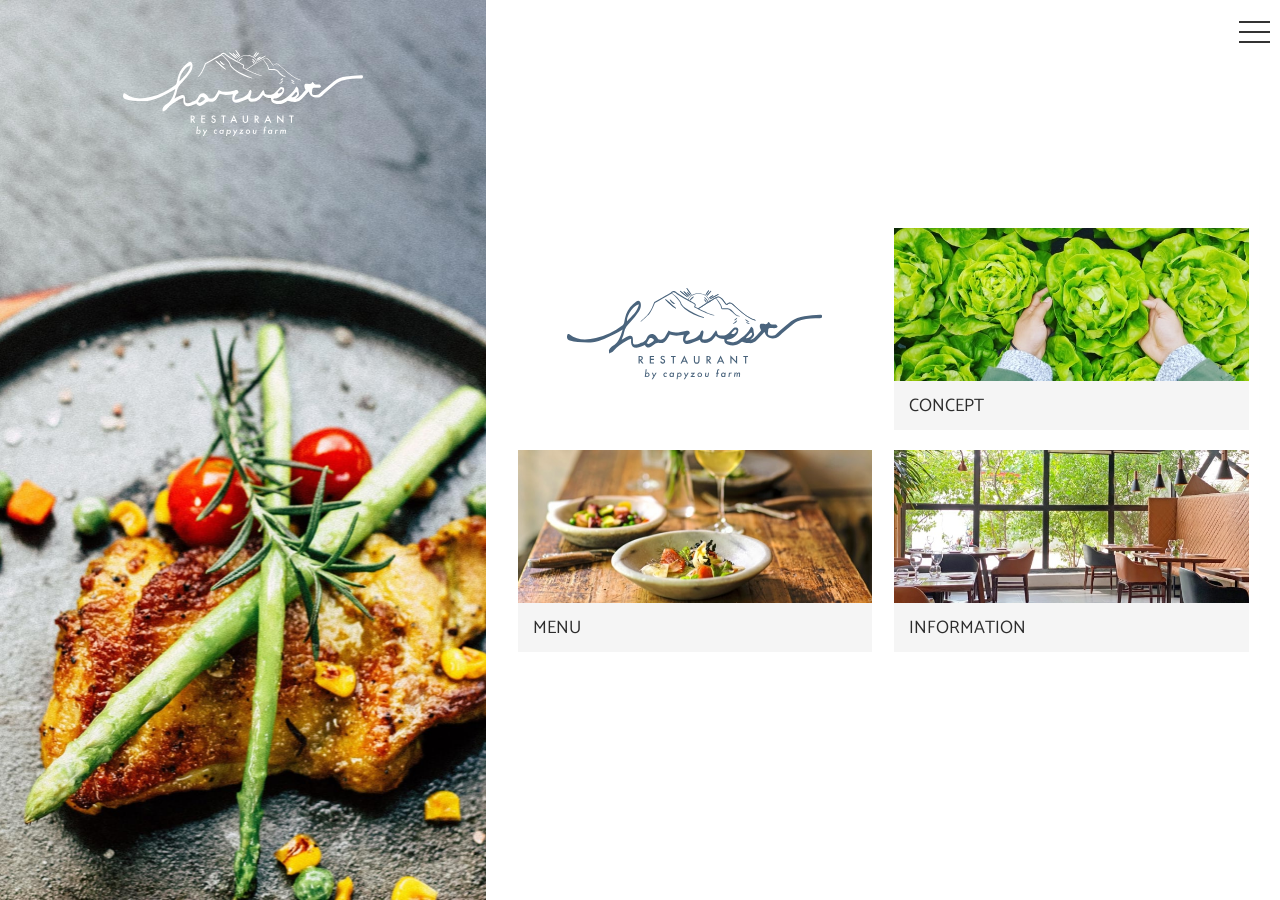
<file: sample/1st_book/14章/完成/index.html>
<!DOCTYPE html>
<html lang="ja">
  <head>
    <meta charset="UTF-8">
    <meta name="viewport" content="width=device-width,initial-scale=1">
    <link rel="stylesheet" href="css/reset.css">
    <link rel="preconnect" href="https://fonts.gstatic.com">
    <link rel="stylesheet" href="https://fonts.googleapis.com/css2?family=Catamaran:wght@400;700&family=Noto+Sans+JP:wght@400;700&display=swap">
    <link rel="stylesheet" href="css/style.css">
    <title>Harvest Restaurant</title>
  </head>
  <body class="topPage">
    <header>
      <h1>
        <img src="images/top_logo.svg" alt="Harvest Restaurant">
      </h1>
      <nav class="gMenu">
        <input class="menu-btn" type="checkbox" id="menu-btn">
        <label class="menu-icon" for="menu-btn">
          <span class="navicon"></span>
        </label>
        <ul class="menu">
          <li><a href="index.html">home</a></li>
          <li><a href="concept.html">concept</a></li>
          <li><a href="menu.html">menu</a></li>
          <li><a href="info.html">info</a></li>
        </ul>
      </nav>
    </header>
    <main>
      <ul class="linkList">
        <li>
          <a href="concept.html">
            <img src="images/top_ph01.jpg" alt="">
            <span>CONCEPT</span>
          </a>
        </li>
        <li>
          <a href="menu.html">
            <img src="images/top_ph02.jpg" alt="">
            <span>MENU</span>
          </a>
        </li>
        <li>
          <a href="info.html">
            <img src="images/top_ph03.jpg" alt="">
            <span>INFORMATION</span>
          </a>
        </li>
      </ul>
    </main>
  </body>
</html>
</file>
<file: src/chapter3/css/style.css>
@charset "utf-8";

body {
    background-color: #bbf1ef;
    font-family: "Verdana", "Hiragino Sans", "Meiryo", sans-serif;
}
h1 {
    font-size: 18px;
    border: 3px solid #ffffff;
    border-radius: 20px;
    padding: 6px 0px;
    margin: 20px auto;
    width: 300px;
    text-align: center;
}
p, ul {
    text-align: center;
    margin-bottom: 20px;
}
img {
    border-radius: 50%;
}
a {
    background-color: #ff9a9e;
    display: block;
    padding: 20px 0px;
    border-radius: 4px;
    color: #ffffff;
    font-weight: bold;
}
ul {
    width: 300px;
    margin: 0 auto;
}
li {
    margin-bottom: 20px;
}
</file>
<file: src/chapter5/css/style.css>
@charset "utf-8";

body {
    background-image: url(../images/bg.png);
    font-size: 16px;
    font-family: "arial", "Hiragino Sans", "Meiryo", sans-serif;
    color: #333333;
}
h1 {
    text-align: center;
    padding: 20px 0px 16px;
}
header {
    width: 1240px;
    margin: 0 auto 44px;
}
header nav ul {
    display: flex;
    justify-content: center;
    border-top: 2px solid #7c5d48;
    border-bottom: 2px solid #7c5d48;
    background-color: rgba(255, 255, 255, 0.42);
    padding: 12px 0px 10px;
}
header nav ul li {
    margin: 0 20px;
}
header nav ul li a {
    font-size: 12px;
    font-weight: bold;
    color: #7c5d48;
}
header nav ul li a:hover {
    text-decoration: underline double;
}
div {
    width: 1240px;
    margin: 0 auto 50px;
    display: flex;
    justify-content: space-between;
}
main {
    flex-basis: 920px;
    background-color: #ffffff;
    border-radius: 16px;
    padding: 62px 72px 32px 72px;
    box-shadow: 0px 0px 8px rgba(0, 0, 0, 0.16);
}
aside {
    flex-basis: 284px;
}
aside nav{
    border-radius: 16px;
    background-color: #ffffff;
    box-shadow: 0px 0px 8px rgba(0, 0, 0, 0.16);
    padding: 24px 28px;
    margin-bottom: 24px;
}
aside nav h2 {
    margin-bottom: 18px;
    font-size: 22px;
    font-weight: bold;
    color: #7c5d48;
}
aside nav ul {
    font-size: 14px;
}
.categoryNav ul li {
    list-style: square;
    color: #7c5d48;
    margin: 0 0 16px 20px;
}
.categoryNav ul li a {
    color: #333333;
}
.recentNav ul li {
    border-bottom: 1px solid #7c5d48;
    padding: 10px;
    margin-bottom: 22px;
}
.recentNav ul {
    height: 240px;
    overflow: hidden scroll;
}
article h2 {
    font-size: 40px;
    font-weight: 500;
    margin-bottom: 8px;
}
time {
    background-color: #91c777;
    border-radius: 0px 22px 22px 22px;
    font-size: 18px;
    font-weight: bold;;
    color: #ffffff;
    padding: 13px 25px 12px 20px;
    display: inline-block;
}
.postdate {
    margin-bottom: 20px;
}
.eyecatch {
    margin-bottom: 26px;
}
article h3 {
    border-bottom: 2px solid #6ab547;
    margin-bottom: 20px;
    font-size: 28px;
    font-weight: 600;
    background-image: url(../images/h2_icon.png);
    background-repeat: no-repeat;
    background-position: left bottom;
    padding: 20px 10px 10px 48px;
}
article section p {
    line-height: 1.6;
    margin-bottom: 24px;
}
article section {
    margin-bottom: 50px;
}
footer {
    background-color: #523f2e;
    color: #ffffff;
    text-align: center;
    padding: 14px 10px 20px;
}
</file>
<file: sample/1st_book/10章/作業/css/style.css>
@charset "utf-8";
body {
  font-family: 'Sawarabi Mincho',serif;
  font-size: 18px;
  color: #121212;
}
.ffJosefin {
  font-family: 'Josefin Sans',sans-serif;
}
.innerWrap {
  width: 1240px;
  margin: 0 auto;
  padding: 80px 20px 0;
}
main h2 {
  text-align: center;
  font-size: 60px;
  letter-spacing: .05em;
  margin-bottom: 80px;
}
header {
  background: url(../images/hero.jpg) no-repeat right center/cover;
}
header .innerWrap {
  height: 720px;
  position: relative;
}
header h1 {
  padding-top: 120px;
}
header .scroll {
  position: absolute;
  left: 0;
  bottom: 0;
  width: 100%;
  text-align: center;
  font-size: 16px;
}
header .scroll img {
  margin-top: 8px;
}
header nav {
  position: fixed;
  top: 0;
  left: 0;
  width: 100%;
  z-index: 100;
}
header nav ul {
  display: flex;
  justify-content: space-around;
  width: 1240px;
  margin: 0 auto;
  padding: 10px 20px;
}
header nav ul li a:hover {
  text-decoration: underline;
}
.msgSec {
  background-color: #fbfaf7;
}
.msgSec p {
  text-align: center;
  line-height: 1.75;
  margin-bottom: 40px;
}
.msgSec p.illust {
  margin-top: 80px;
  margin-bottom: 0;
  position: relative;
}
.msgSec p.illust::before {
  content: url(../images/deco_left.png);
  position: absolute;
  left: 320px;
  bottom: -30px;
}
.msgSec p.illust::after {
  content: url(../images/deco_right.png);
  position: absolute;
  right: 320px;
  bottom: -30px;
}
.dateSec {
  background-color: #ffffff;
  padding-bottom: 120px;
}
.dateSec .layoutWrap {
  display: flex;
}
.dateSec .layoutWrap > p {
  flex-basis: 735px;
}
.dateSec .layoutWrap > div {
  flex-basis: 465px;
  padding-top: 100px;
}
.dateSec .dateDetailSec {
  font-size: 72px;
  margin: 0 0 170px -100px;
  background-color: #ffffff;
  padding: 40px 64px;
  line-height: 1.2;
}
.word1 {font-size: 50px;}
.word2 {font-size: 40px;}
.word3 {font-size: 60px;}
.accessSec {
  margin-left: 48px;
}
.accessSec h3 {
  color: #cfafa3;
  font-size: 55px;
  letter-spacing: .05em;
  margin-bottom: 8px;
}
.accessSec p {
  line-height: 1.6;
}
.formSec {
  background-color: #efe8d9;
  padding-bottom: 60px;
}
form {
  width: 600px;
  margin: 0 auto;
}
input[type="text"],
input[type="email"],
select,
textarea {
  border: 1px solid #cccccc;
  background-color: #ffffff;
  width: 100%;
  margin-top: 5px;
  padding: 4px 8px;
}
input[type="radio"],
input[type="checkbox"] {
  width: 16px;
  height: 16px;
  vertical-align: baseline;
  margin-right: 4px;
}
.attendRadio {
  text-align: center;
  margin-bottom: 40px;
}
.attendRadio label {
  margin: 0 20px;
  font-size: 24px;
}
.allergyCheck label {
  margin-right: 24px;
}
select {
  background: #ffffff url(../images/arrow.png) no-repeat 98% 50%/17px 10px;
}
textarea {
  height: 148px;
  margin-bottom: 30px;
}
form > p {
  line-height: 1.4;
  margin-bottom: 20px;
}
.submitBtn {
  text-align: center;
}
input[type="submit"] {
  background-color: #121212;
  color: #ffffff;
  padding: 18px 80px;
}
footer {
  background-color: #c7887f;
  color: #f3e9e5;
  padding: 14px 10px 20px;
  text-align: center;
}
.dateSec {
  margin-bottom: 480px;
}
.dateSec::after {
  content: "";
  position: fixed;
  left: 0;
  top: 0;
  width: 100%;
  height: 100%;
  background: url(../images/bg.jpg) no-repeat center/cover;
  z-index: -1;
}
input[type="submit"]:hover {
  background-color: #c7887f;
  margin-left: 20px;
  transition-property: background-color,margin-left;
  transition-duration: 300ms;
  transition-timing-function: ease-in;
  transition-delay: 0ms;
}
@keyframes scrollAnimation {
  0% {
    transform: scaleY(0);
    transform-origin: top;
  }
  50% {
    transform: scaleY(1);
    transform-origin: top;
  }
  50.1% {
    transform: scaleY(1);
    transform-origin: bottom;
  }
  100% {
    transform: scaleY(0);
    transform-origin: bottom;
  }
}
header .scroll img {
  animation-name: scrollAnimation;
  animation-duration: 1.8s;
  animation-timing-function: ease-out;
  animation-iteration-count: infinite;
}
</file>
<file: sample/1st_book/10章/完成/css/style.css>
@charset "utf-8";
body {
  font-family: 'Sawarabi Mincho',serif;
  font-size: 18px;
  color: #121212;
}
.ffJosefin {
  font-family: 'Josefin Sans',sans-serif;
}
.innerWrap {
  width: 1240px;
  margin: 0 auto;
  padding: 80px 20px 0;
}
main h2 {
  text-align: center;
  font-size: 60px;
  letter-spacing: .05em;
  margin-bottom: 80px;
}
header {
  background: url(../images/hero.jpg) no-repeat right center/cover;
}
header .innerWrap {
  height: 720px;
  position: relative;
}
header h1 {
  padding-top: 120px;
}
header .scroll {
  position: absolute;
  left: 0;
  bottom: 0;
  width: 100%;
  text-align: center;
  font-size: 16px;
}
header .scroll img {
  margin-top: 8px;
}
header nav {
  position: fixed;
  top: 0;
  left: 0;
  width: 100%;
  z-index: 100;
}
header nav ul {
  display: flex;
  justify-content: space-around;
  width: 1240px;
  margin: 0 auto;
  padding: 10px 20px;
}
header nav ul li a:hover {
  text-decoration: underline;
}
.msgSec {
  background-color: #fbfaf7;
}
.msgSec p {
  text-align: center;
  line-height: 1.75;
  margin-bottom: 40px;
}
.msgSec p.illust {
  margin-top: 80px;
  margin-bottom: 0;
  position: relative;
}
.msgSec p.illust::before {
  content: url(../images/deco_left.png);
  position: absolute;
  left: 320px;
  bottom: -30px;
}
.msgSec p.illust::after {
  content: url(../images/deco_right.png);
  position: absolute;
  right: 320px;
  bottom: -30px;
}
.dateSec {
  background-color: #ffffff;
  padding-bottom: 120px;
}
.dateSec .layoutWrap {
  display: flex;
}
.dateSec .layoutWrap > p {
  flex-basis: 735px;
}
.dateSec .layoutWrap > div {
  flex-basis: 465px;
  padding-top: 100px;
}
.dateSec .dateDetailSec {
  font-size: 72px;
  margin: 0 0 170px -100px;
  background-color: #ffffff;
  padding: 40px 64px;
  line-height: 1.2;
}
.word1 {font-size: 50px;}
.word2 {font-size: 40px;}
.word3 {font-size: 60px;}
.accessSec {
  margin-left: 48px;
}
.accessSec h3 {
  color: #cfafa3;
  font-size: 55px;
  letter-spacing: .05em;
  margin-bottom: 8px;
}
.accessSec p {
  line-height: 1.6;
}
.formSec {
  background-color: #efe8d9;
  padding-bottom: 60px;
}
form {
  width: 600px;
  margin: 0 auto;
}
input[type="text"],
input[type="email"],
select,
textarea {
  border: 1px solid #cccccc;
  background-color: #ffffff;
  width: 100%;
  margin-top: 5px;
  padding: 4px 8px;
}
input[type="radio"],
input[type="checkbox"] {
  width: 16px;
  height: 16px;
  vertical-align: baseline;
  margin-right: 4px;
}
.attendRadio {
  text-align: center;
  margin-bottom: 40px;
}
.attendRadio label {
  margin: 0 20px;
  font-size: 24px;
}
.allergyCheck label {
  margin-right: 24px;
}
select {
  background: #ffffff url(../images/arrow.png) no-repeat 98% 50%/17px 10px;
}
textarea {
  height: 148px;
  margin-bottom: 30px;
}
form > p {
  line-height: 1.4;
  margin-bottom: 20px;
}
.submitBtn {
  text-align: center;
}
input[type="submit"] {
  background-color: #121212;
  color: #ffffff;
  padding: 18px 80px;
}
footer {
  background-color: #c7887f;
  color: #f3e9e5;
  padding: 14px 10px 20px;
  text-align: center;
}
.dateSec {
  margin-bottom: 480px;
}
.dateSec::after {
  content: "";
  position: fixed;
  left: 0;
  top: 0;
  width: 100%;
  height: 100%;
  background: url(../images/bg.jpg) no-repeat center/cover;
  z-index: -1;
}
input[type="submit"]:hover {
  background-color: #c7887f;
  margin-left: 20px;
  transition-property: background-color,margin-left;
  transition-duration: 300ms;
  transition-timing-function: ease-in;
  transition-delay: 0ms;
}
@keyframes scrollAnimation {
  0% {
    transform: scaleY(0);
    transform-origin: top;
  }
  50% {
    transform: scaleY(1);
    transform-origin: top;
  }
  50.1% {
    transform: scaleY(1);
    transform-origin: bottom;
  }
  100% {
    transform: scaleY(0);
    transform-origin: bottom;
  }
}
header .scroll img {
  animation-name: scrollAnimation;
  animation-duration: 1.8s;
  animation-timing-function: ease-out;
  animation-iteration-count: infinite;
}
@media screen and (max-width: 640px) {
  .dateSec .layoutWrap {
    display: block;
  }
  .innerWrap,
  header nav ul,
  form {
    width: 100%;
  }
  header h1 img,
  .msgSec p.illust img,
  .dateSec .layoutWrap > p img {
    width: 100%;
  }
  .msgSec p.illust::before {
    left: -16px;
    bottom: -80px;
    transform: scale(0.7);
  }
  .msgSec p.illust::after {
    right: -16px;
    bottom: -80px;
    transform: scale(0.7);
  }
  body {
    font-size: 16px;
  }
  main h2 {
    font-size: 44px;
    margin-bottom: 60px;
  }
  header {
    background: url(../images/hero_sp.jpg) no-repeat right top/cover;
  }
  header .innerWrap {
    height: 90vh;
  }
  header h1 {
    padding-top: 80px;
  }
  .msgSec p {
    text-align: left;
  }
  .dateSec .dateDetailSec {
    font-size: 36px;
    margin: 0 0 0 25%;
    padding: 20px 20px;
  }
  .word1 {font-size: 25px;}
  .word2 {font-size: 20px;}
  .word3 {font-size: 30px;}
  .dateSec .layoutWrap > div {
    padding-top: 0;
    transform: translateY(-50px);
  }
  .accessSec h3 {
    font-size: 44px;
  }
  .accessSec {
    margin: 32px 0 0 32px;
  }
  .dateSec {
    padding-bottom: 40px;
    margin-bottom: 250px;
  }
}
</file>
<file: sample/1st_book/12章/作業/css/style.css>
@charset "utf-8";
</file>
<file: sample/1st_book/14章/リファレンス/css/style.css>
@charset "utf-8";

body {
  font-size: 16px;
  font-family: 'arial','Hiragino Sans','Meiryo',sans-serif;
  line-height: 1.6;
  background-color: #fbfbfb;
  color: #333333;
}
header {
  width: 1240px;
  margin: 0 auto 60px;
  padding-top: 20px;
  display: flex;
  align-items: center;
}
h1 {
  flex-basis: 18%;
}
h1 img{
  max-width: 100%;
}
header nav {
  margin-left: auto;
}
header nav ul {
  display: flex;
}
header nav ul li a {
  display: block;
  padding: 10px 60px;
  font-weight: bold;
  background-color: #111111;
  color: #ffffff;
}
header nav ul li a:hover {
  background-color: #333333;
}
header nav ul li.current a {
  background-color: #eaeaea;
  color: #333333;
}
div {
  width: 1240px;
  margin: 0 auto 50px;
  display: flex;
  justify-content: space-between;
}
main {
  flex-basis: 920px;
  background-color: #ffffff;
  box-shadow: 0px 0px 8px rgba(0,0,0,0.16);
  border-radius: 3px;
  padding: 62px 72px 32px 72px;
}
aside {
  flex-basis: 284px;
}
aside nav {
  border-radius: 3px;
  background-color: #ffffff;
  box-shadow: 0px 0px 8px rgba(0,0,0,0.16);
  padding: 24px 28px;
  margin-bottom: 24px;
}
aside nav h2 {
  margin-bottom: 18px;
  font-size: 22px;
  font-weight: bold;
  color: #111111;
  text-align: center;
}
aside nav ul {
  font-size: 14px;
}
.authorNav .profImage{
  text-align: center;
  margin-bottom: 20px;
}
.authorNav .profImage img{
  max-width: 70%;
}
.categoryNav ul li {
  list-style-type: square;
  color: #111111;
  margin: 0 0 16px 20px;
}
.categoryNav ul li a {
  color: #333333;
}
article h2 {
  font-weight: 500;
  font-size: 36px;
  margin-bottom: 8px;
}
time {
  font-size: 14px;
  color: #bdbdbd;
}
.postdate {
  margin-bottom: 26px;
}
article h3 {
  border-left: 8px solid #ffb41d;
  margin-bottom: 20px;
  font-size: 28px;
  font-weight: 600;
  padding: 10px;
}
article h4 {
  border-bottom: 1px solid #000000;
  margin-bottom: 20px;
  font-size: 20px;
  font-weight: 600;
  padding: 8px 8px 6px 8px;
  margin-bottom: 16px;
}

article p {
  margin-bottom: 24px;
}
article ul {
  border: 1px solid #cccccc;
  border-radius: 8px;
  padding: 16px 16px 10px;
  background-color: #f5f5f5;
}
article ul li {
  margin: 0px 0px 10px 0px;

}
article section {
  margin-bottom: 30px;
}
code pre{
  background: #f3f5f6;
  padding: 30px;
}
footer {
  background-color: #111111;
  padding: 14px 10px 20px;
  text-align: center;
  color: #ffffff;
}
a {
  color: #f29304;
  text-decoration: underline;
}
a:hover {
  text-decoration: none;
}
</file>
<file: sample/1st_book/14章/リファレンス/js/styles/monokai-sublime.css>
/*

Monokai Sublime style. Derived from Monokai by noformnocontent http://nn.mit-license.org/

*/

.hljs {
  display: block;
  overflow-x: auto;
  padding: 0.5em;
  background: #23241f;
}

.hljs,
.hljs-tag,
.hljs-subst {
  color: #f8f8f2;
}

.hljs-strong,
.hljs-emphasis {
  color: #a8a8a2;
}

.hljs-bullet,
.hljs-quote,
.hljs-number,
.hljs-regexp,
.hljs-literal,
.hljs-link {
  color: #ae81ff;
}

.hljs-code,
.hljs-title,
.hljs-section,
.hljs-selector-class {
  color: #a6e22e;
}

.hljs-strong {
  font-weight: bold;
}

.hljs-emphasis {
  font-style: italic;
}

.hljs-keyword,
.hljs-selector-tag,
.hljs-name,
.hljs-attr {
  color: #f92672;
}

.hljs-symbol,
.hljs-attribute {
  color: #66d9ef;
}

.hljs-params,
.hljs-class .hljs-title {
  color: #f8f8f2;
}

.hljs-string,
.hljs-type,
.hljs-built_in,
.hljs-builtin-name,
.hljs-selector-id,
.hljs-selector-attr,
.hljs-selector-pseudo,
.hljs-addition,
.hljs-variable,
.hljs-template-variable {
  color: #e6db74;
}

.hljs-comment,
.hljs-deletion,
.hljs-meta {
  color: #75715e;
}
</file>
<file: sample/1st_book/14章/完成/css/style.css>
@charset "utf-8";

body {
  font-family: 'Catamaran','Noto Sans JP',sans-serif;
  font-size: 16px;
  line-height: 1.5;
  color: #2c2c2c;
}
img {
  max-width: 100%;
}
.topPage header {
  height: 90vh;
  background: url(../images/top_bg.jpg) no-repeat center top/cover;
  padding-top: 50px;
  margin-bottom: 64px;
}
.topPage header h1 img {
  width: 240px;
}
.topPage header h1 {
  text-align: center;
}
.linkList {
  padding: 0 20px;
}
.linkList li {
  margin-bottom: 40px;
}
.linkList li a {
  display: block;
  background-color: #f5f5f5;
}
.linkList li a span {
  display: block;
  padding: 12px 15px 10px;
  font-size: 18px;
}
.linkList li a:hover {
  filter: brightness(105%);
}
.subPage header {
  border-top: 14px solid #f5f5f5;
  padding-top: 40px;
  margin-bottom: 30px;
}
.subPage header h1 {
  text-align: center;
  font-size: 42px;
  font-weight: 700;
  letter-spacing: .17em;
  text-transform: uppercase;
}
.subPage header h1 span {
  background-image: linear-gradient(135deg,#e6ba5d 0%,#9ac78a 100%);
  -webkit-background-clip: text;
  -moz-background-clip: text;
  background-clip: text;
  color: transparent;
}
.subPage h2 {
  font-size: 20px;
  font-weight: 700;
  text-align: center;
  letter-spacing: .17em;
  margin-bottom: 10px;
}
.subPage .lead {
  text-align: center;
  margin-bottom: 30px;
  font-size: 11px;
  letter-spacing: .05em;
  line-height: 2;
}
.subPage h3 {
  font-size: 30px;
  font-weight: 700;
  text-align: center;
  margin-bottom: 30px;
}
.subPage main {
  padding: 0 20px;
}
footer {
  background: url(../images/footer_mt.svg) no-repeat right top/200px;
  margin-top: 60px;
  padding-top: 68px;
}
footer p {
  background-color: #f5f5f5;
}
footer p img {
  width: 188px;
  transform: translateY(-28px);
}
.conceptDetailSec p img {
  height: 180px;
  width: 100%;
  object-fit: cover;
  object-position: center 90%;
}
.conceptDetailSec .text {
  font-size: 12px;
  line-height: 1.78;
}
.conceptDetailSec {
  margin-bottom: 50px;
}
.conceptDetailSec .photo {
  margin-bottom: 14px;
}
.menuList {
  display: flex;
  flex-wrap: wrap;
  justify-content: space-around;
}
.menuList li {
  flex-basis: 42%;
  margin-bottom: 28px;
}
.menuList li img {
  filter: drop-shadow(1px 2px 3px #dddddd);
}
.menuDetailSec {
  margin-bottom: 50px;
}
.map iframe {
  width: 100%;
  height: 240px;
  margin-bottom: 8px;
}
.map {
  font-size: 12px;
  margin-bottom: 60px;
}
.photoGarelly {
  display: grid;
  grid-template-rows: 40vw 30vw 30vw 40vw 40vw;
  grid-template-columns: 50% 50%;
}
.item01 {
  grid-row-start: 1;
  grid-row-end: 2;
  grid-column-start: 1;
  grid-column-end: 3;
}
.item02 {
  grid-row: 2 / 4;
  grid-column: 1 / 2;
}
.item03 {
  grid-row: 2 / 3;
  grid-column: 2 / 3;
}
.item04 {
  grid-row: 3 / 4;
  grid-column: 2 / 3;
}
.item05 {
  grid-row: 4 / 5;
  grid-column: 1 / 3;
}
.item06 {
  grid-row: 5 / 6;
  grid-column: 1 / 2;
}
.item07 {
  grid-row: 5 / 6;
  grid-column: 2 / 3;
}
.photoGarelly li img {
  width: 100%;
  height: 100%;
  object-fit: cover;
}
@media screen and (min-width: 920px) {
  .topPage {
    display: flex;
  }
  .topPage header {
    flex-basis: 38%;
  }
  .topPage main {
    flex-basis: 62%;
  }
  .linkList {
    display: flex;
    flex-wrap: wrap;
    max-width: 800px;
    margin: 0 auto;
    justify-content: space-around;
  }
  .linkList li {
    flex-basis: 47%;
    margin-bottom: 20px;
  }
  .linkList::before {
    content: "";
    width: 47%;
    background: url(../images/top_pclogo.svg) no-repeat center center/72%;
  }
  .topPage main {
    display: flex;
    align-items: center;
  }
  .topPage header {
    height: 100vh;
    margin-bottom: 0;
  }
  .subPage main {
    max-width: 1280px;
    margin: 0 auto;
  }
  .subPage header h1 {
    font-size: 60px;
  }
  .onlySP {
    display: none;
  }
  .subPage h2 {
    font-size: 34px;
    margin-bottom: 36px;
  }
  .subPage .lead {
    font-size: 18px;
    margin-bottom: 160px;
  }
  .subPage h3 {
    font-size: 50px;
    margin-bottom: 40px;
  }
  .conceptDetailSec {
    display: grid;
    grid-template-rows: 360px 360px;
    grid-template-columns: 40% 60%;
  }
  .conceptDetailSec h3 {
    grid-row: 1 / 2;
    grid-column: 2 / 3;
  }
  .conceptDetailSec .photo {
    grid-row: 1 / 3;
    grid-column: 1 / 2;
  }
  .conceptDetailSec .text {
    grid-row: 2 / 3;
    grid-column: 2 / 3;
  }
  .conceptDetailSec .photo img {
    height: 720px;
  }
  .conceptDetailSec h3 {
    align-self: end;
  }
  .conceptDetailSec .text {
    text-align: center;
    font-size: 16px;
  }
  .reverse {
    grid-template-columns: 60% 40%;
  }
  .reverse h3 {
    grid-row: 1 / 2;
    grid-column: 1 / 2;
  }
  .reverse .photo {
    grid-row: 1 / 3;
    grid-column: 2 / 3;
  }
  .reverse .text {
    grid-row: 2 / 3;
    grid-column: 1 / 2;
  }
  .menuList li {
    flex-basis: 22%;
    margin-bottom: 0;
  }
  .menuDetailSec {
    margin-bottom: 160px;
  }
  .photoGarelly {
    grid-template-rows: 175px 175px 290px;
    grid-template-columns: 50% 20% 30%;
  }
  .item01 {
    grid-row: 1 / 3;
    grid-column: 1 / 2;
  }
  .item02 {
    grid-row: 1 / 3;
    grid-column: 2 / 3;
  }
  .item03 {
    grid-row: 1 / 2;
    grid-column: 3 / 4;
  }
  .item04 {
    grid-row: 2 / 3;
    grid-column: 3 / 4;
  }
  .item05 {
    grid-row: 3 / 4;
    grid-column: 1 / 2;
  }
  .item06 {
    grid-row: 3 / 4;
    grid-column: 2 / 3;
  }
  .item07 {
    grid-row: 3 / 4;
    grid-column: 3 / 4;
  }
}
/* 以下に参考サイトのメニュー用CSSを貼り付ける */
/* メニューを画面上部に固定表示しています */
.gMenu {
  position: fixed;
  right: 0;
  top: 0;
  width: 100%;
  z-index: 99;
}
/* メニューアイコンを画面右上に固定しています */
.gMenu .menu-icon {
  cursor: pointer;
  position: absolute;
  right: 10px;
  top: 12px;
  padding-top: 5px;
  height: 12px;
}
/* メニューアイコン（三本線）の真ん中の線です */
.gMenu .menu-icon .navicon {
  background: #ffc107; /* 色は自由に変更可能です */
  display: block;
  height: 2px; /* 太さ */
  width: 31px; /* 長さ */
  position: relative;
  transition: background .4s ease-out; /* 形が変わる時のアニメーション */
}
/* メニューアイコン（三本線）の上と下の線を疑似要素で追加 */
.gMenu .menu-icon .navicon::before,
.gMenu .menu-icon .navicon::after {
  background: #ffc107; /* 色は自由に変更可能です */
  content: '';
  display: block;
  height: 100%;
  position: absolute;
  transition: all .4s ease-out; /* 形が変わる時のアニメーション */
  width: 100%;
}
.gMenu .menu-icon .navicon::before {top: 10px;} /* 位置を上にずらしています */
.gMenu .menu-icon .navicon::after {top: -10px;} /* 位置を下にずらしています */
/* 表示されるメニューです */
.gMenu .menu {
  background-color: rgba(255,255,255,0.9);
  overflow: hidden;
  max-height: 0; /* ★最初は高さを0にして非表示状態に */
  transition: max-height .6s; /* 表示されるときのアニメーション */
  text-align: center;
}
/* メニュー部分のデザインです */
.gMenu .menu li:first-of-type {
  padding-top: 50px;
}
.gMenu .menu li a {
  display: block;
  padding: 24px 20px;
  text-decoration: none;
  text-transform: uppercase;
}
.gMenu .menu li a:hover {
  background-color: #f4f4f4;
}
/* チェックボックスは常に非表示です */
.gMenu .menu-btn {
  display: none;
}
/* ▼▼▼以下はチェックボックスがONの時の状態です▼▼▼ */
.gMenu .menu-btn:checked ~ .menu {
  max-height: 338px; /* ★チェックボックスがオンの時高さを338pxにして表示させます */
  transition: max-height .6s;
}
/* メニューボタンの中央の線を非表示に */
.gMenu .menu-btn:checked ~ .menu-icon .navicon {background: transparent;}

/* メニューボタンの上下の線を45度傾けて✕印を作ります */
.gMenu .menu-btn:checked ~ .menu-icon .navicon::before {transform: rotate(-45deg);top: 0;}
.gMenu .menu-btn:checked ~ .menu-icon .navicon::after {transform: rotate(45deg);top: 0;}
/* サイトに合わせてオリジナルカスタマイズ */
.gMenu .menu-icon {
  top: 26px;
}
.gMenu .menu-icon .navicon,
.gMenu .menu-icon .navicon::before,
.gMenu .menu-icon .navicon::after {
  background: #333333;
}
</file>
